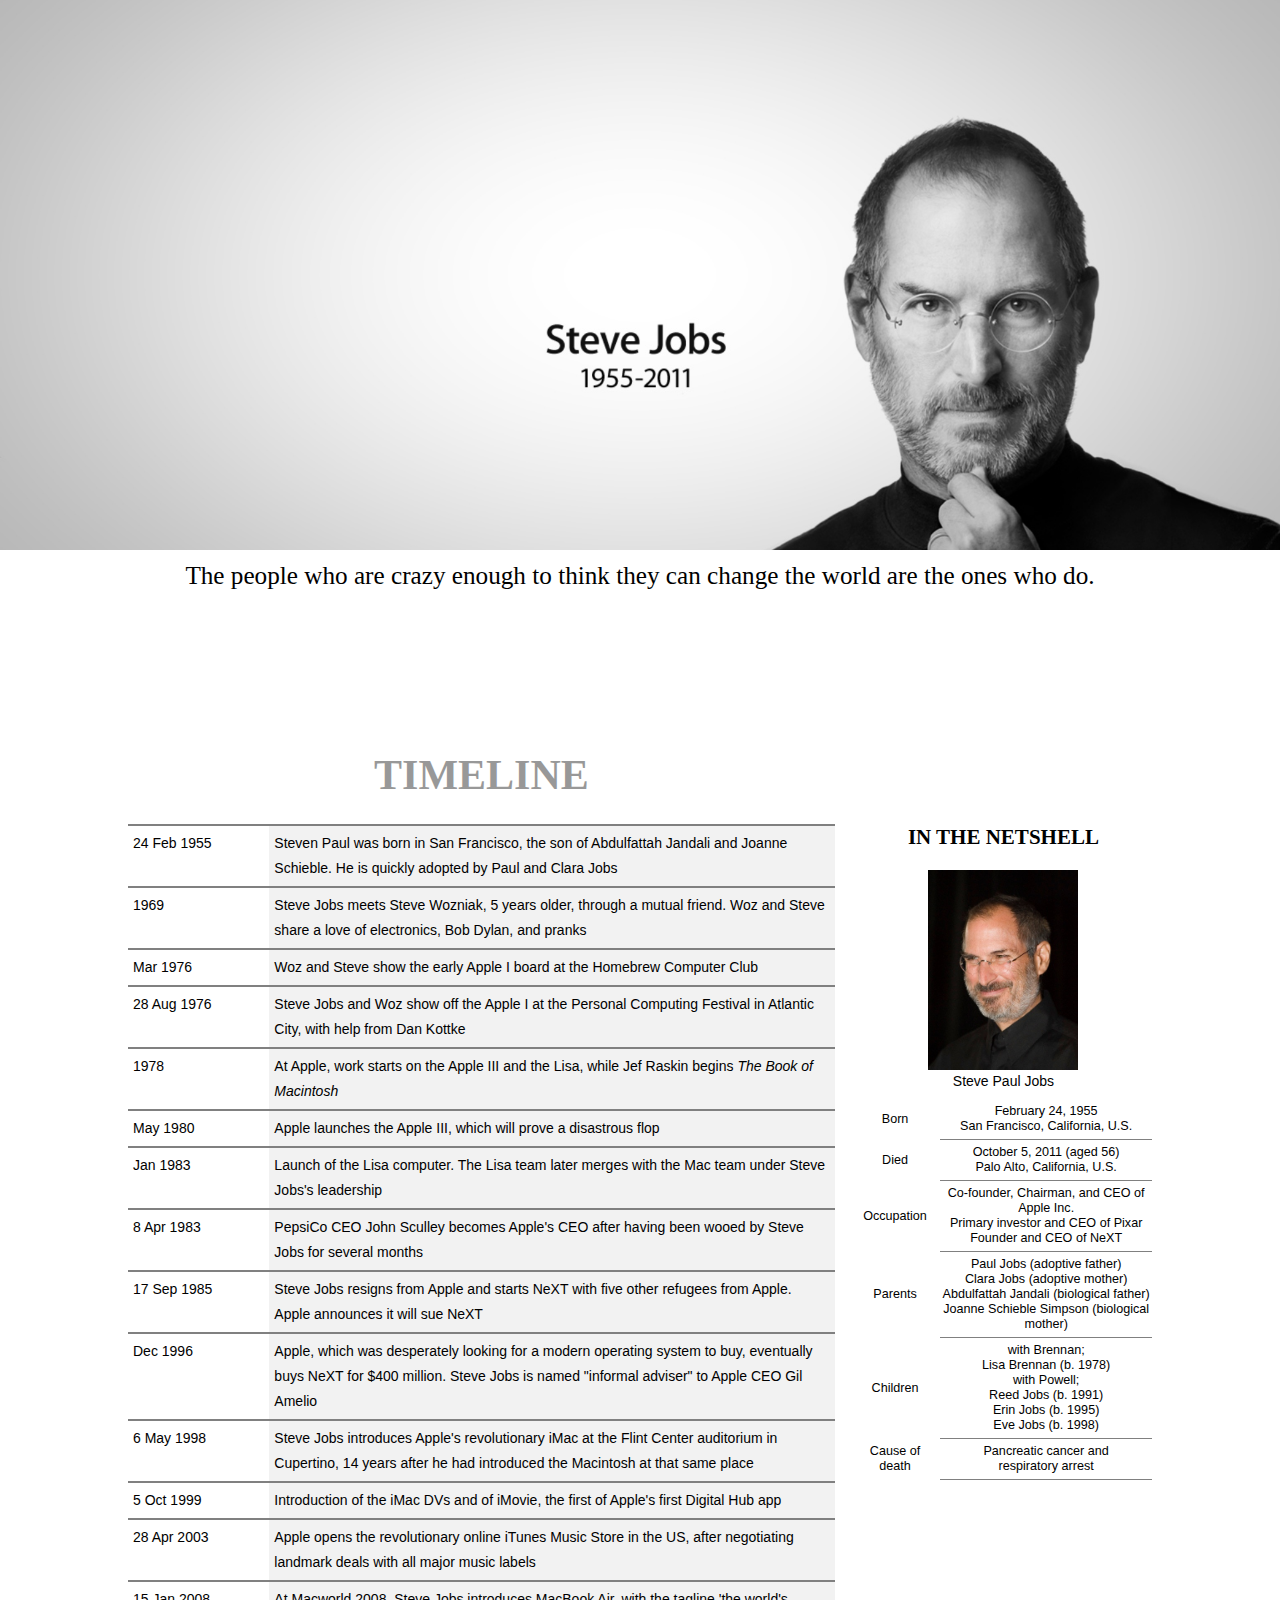
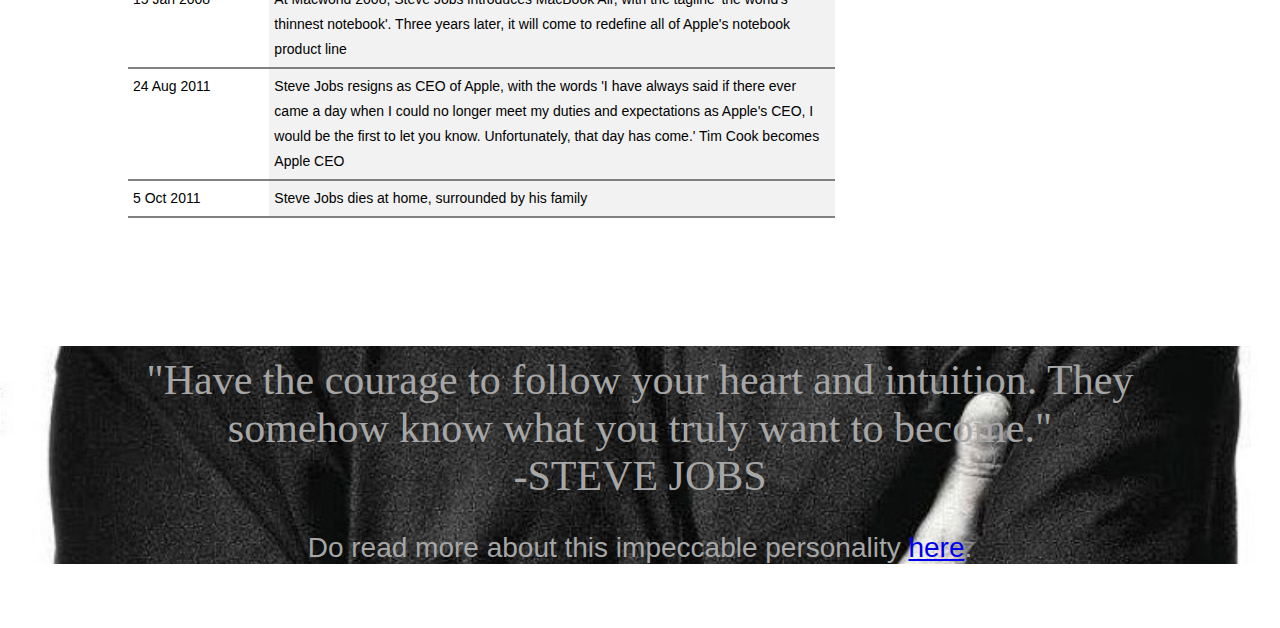
<file: 01-tribute-page/index.html>
<!DOCTYPE html>
<html lang="en">
<head>
  <meta charset="UTF-8">
  <meta name="viewport" content="width=device-width, initial-scale=1.0">
  <meta http-equiv="X-UA-Compatible" content="ie=edge">
  <title>Tribute Page For Steve Jobs</title>
  <link rel="stylesheet" href="css/styles.css">
</head>
  <body>
    <div id="header">
      <div id="header-pic">
      	
      </div>
       <div id="header-quote">
         <span>The people who are crazy enough to think they can change the world are the ones who do.</span>
       </div>			
    </div>
    <div id="space">
    	
    </div>

    <div id="container">
    	<div id="left">
    		<div id="left-header">
    			TIMELINE
    		</div>
    		<table id="timeline">
    			<tr>
    			</tr>
    			<tr>
    				<td id="date">24 Feb 1955</td>
    				<td id="event">Steven Paul was born in San Francisco, the son of Abdulfattah Jandali and Joanne Schieble. He is quickly adopted by Paul and Clara Jobs</td>
    			</tr>
    			<tr>
    				<td id="date">1969</td>
    				<td id="event">Steve Jobs meets Steve Wozniak, 5 years older, through a mutual friend. Woz and Steve share a love of electronics, Bob Dylan, and pranks</td>
    			</tr>
    			<tr>
    				<td id="date">Mar 1976</td>
    				<td id="event">Woz and Steve show the early Apple I board at the Homebrew Computer Club</td>
    			</tr>
    			<tr>
    				<td id="date">28 Aug 1976</td>
    				<td id="event">Steve Jobs and Woz show off the Apple I at the Personal Computing Festival in Atlantic City, with help from Dan Kottke</td>
    			</tr>
    			<tr>
    				<td id="date">1978</td>
    				<td id="event">At Apple, work starts on the Apple III and the Lisa, while Jef Raskin begins <i>The Book of Macintosh</i></td>
    			</tr>
    			<tr>
    				<td id="date">May 1980</td>
    				<td id="event">Apple launches the Apple III, which will prove a disastrous flop</td>
    			</tr>
    			<tr>
    				<td id="date">Jan 1983</td>
    				<td id="event">Launch of the Lisa computer. The Lisa team later merges with the Mac team under Steve Jobs's leadership</td>
    			</tr>
    			<tr>
    				<td id="date">8 Apr 1983</td>
    				<td id="event">PepsiCo CEO John Sculley becomes Apple's CEO after having been wooed by Steve Jobs for several months</td>
    			</tr>
    			<tr>
    				<td id="date">17 Sep 1985</td>
    				<td id="event">Steve Jobs resigns from Apple and starts NeXT with five other refugees from Apple. Apple announces it will sue NeXT</td>
    			</tr>
    			<tr>
    				<td id="date">Dec 1996</td>
    				<td id="event">Apple, which was desperately looking for a modern operating system to buy, eventually buys NeXT for $400 million. Steve Jobs is named "informal adviser" to Apple CEO Gil Amelio</td>
    			</tr>
    			<tr>
    				<td id="date">6 May 1998</td>
    				<td id="event">Steve Jobs introduces Apple's revolutionary iMac at the Flint Center auditorium in Cupertino, 14 years after he had introduced the Macintosh at that same place</td>
    			</tr>
    			<tr>
    				<td id="date">5 Oct 1999</td>
    				<td id="event">Introduction of the iMac DVs and of iMovie, the first of Apple's first Digital Hub app</td>
    			</tr>
    			<tr>
    				<td id="date">28 Apr 2003</td>
    				<td id="event">Apple opens the revolutionary online iTunes Music Store in the US, after negotiating landmark deals with all major music labels</td>
    			</tr>
    			<tr>
    				<td id="date">15 Jan 2008</td>
    				<td id="event">At Macworld 2008, Steve Jobs introduces MacBook Air, with the tagline 'the world's thinnest notebook'. Three years later, it will come to redefine all of Apple's notebook product line</td>
    			</tr>
    			<tr>
    				<td id="date">24 Aug 2011</td>
    				<td id="event">Steve Jobs resigns as CEO of Apple, with the words 'I have always said if there ever came a day when I could no longer meet my duties and expectations as Apple's CEO, I would be the first to let you know. Unfortunately, that day has come.' Tim Cook becomes Apple CEO</td>
    			</tr>
    			<tr>
    				<td id="date">5 Oct 2011</td>
    				<td id="event">Steve Jobs dies at home, surrounded by his family</td>
    			</tr>
    		</table>
    	</div>
    	<div id="right">
    		<div id="right-header">
    			<span id="block"><br></span>
    			IN THE NETSHELL
    		</div>
    		<div id="right-picture">
    			<img src="images/steve_jobs_head.jpg" alt="Steve Paul Jobs" style="width: 150px; height: 200px">
    		</div>
    		<div id="right-caption">Steve Paul Jobs</div>
    		<table id="brief">
    			<tr>
    				<th></th>
    				<th></th>
    			</tr>
    			<tr>
    				<td id="topic">Born</td>
    				<td id="detail">February 24, 1955 <br>San Francisco, California, U.S.</td>
    			</tr>
    			<tr>
    				<td id="topic">Died</td>
    				<td id="detail">October 5, 2011 (aged 56) <br>Palo Alto, California, U.S.</td>
    			</tr>
    			<tr>
    				<td id="topic">Occupation</td>
    				<td id="detail">Co-founder, Chairman, and CEO of Apple Inc. <br>Primary investor and CEO of Pixar <br>Founder and CEO of NeXT</td>
    			</tr>
    			<tr>
    				<td id="topic">Parents</td>
    				<td id="detail">Paul Jobs (adoptive father) <br>Clara Jobs (adoptive mother) <br>Abdulfattah Jandali (biological father) <br>Joanne Schieble Simpson (biological mother)</td>
    			</tr>
    			<tr>
    				<td id="topic">Children</td>
    				<td id="detail">with Brennan;<br>Lisa Brennan (b. 1978)<br>with Powell;<br>Reed Jobs (b. 1991)<br>Erin Jobs (b. 1995)<br>Eve Jobs (b. 1998)</td>
    			</tr>
    			<tr>
    				<td id="topic">Cause of death</td>
    				<td id="detail">Pancreatic cancer and <br>respiratory arrest</td>
    			</tr>
    		</table>
    	</div>
    	
    </div>

    <div id="bottom">
		<div id="quote2">
			"Have the courage to follow your heart and intuition. They somehow know what you truly want to become." 
			<br>
			-STEVE JOBS
		</div>
		<br><br>
		<div id="last-text">
			Do read more about this impeccable personality <a href="https://codepen.io/coderofdark/full/BzPArk">here</a>.
		</div>
	</div>





      
  </body>
</html>
</file>
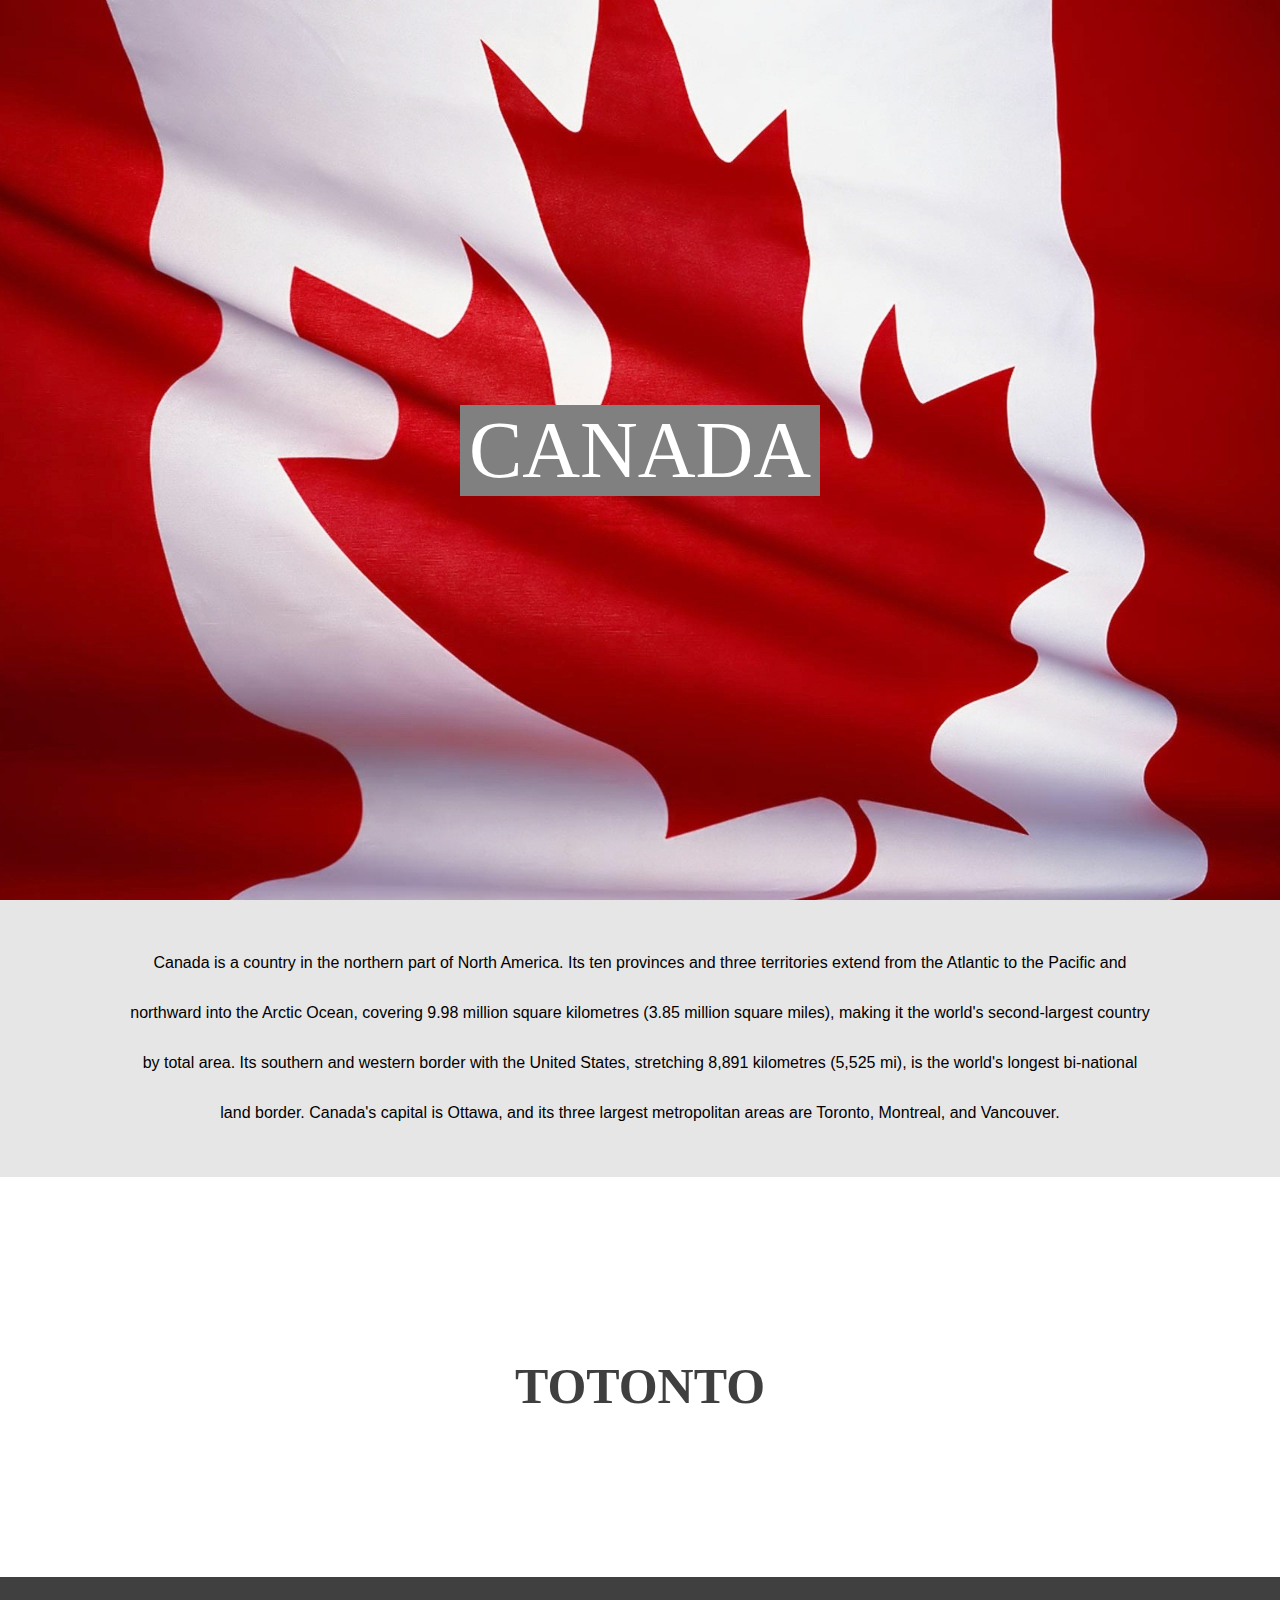
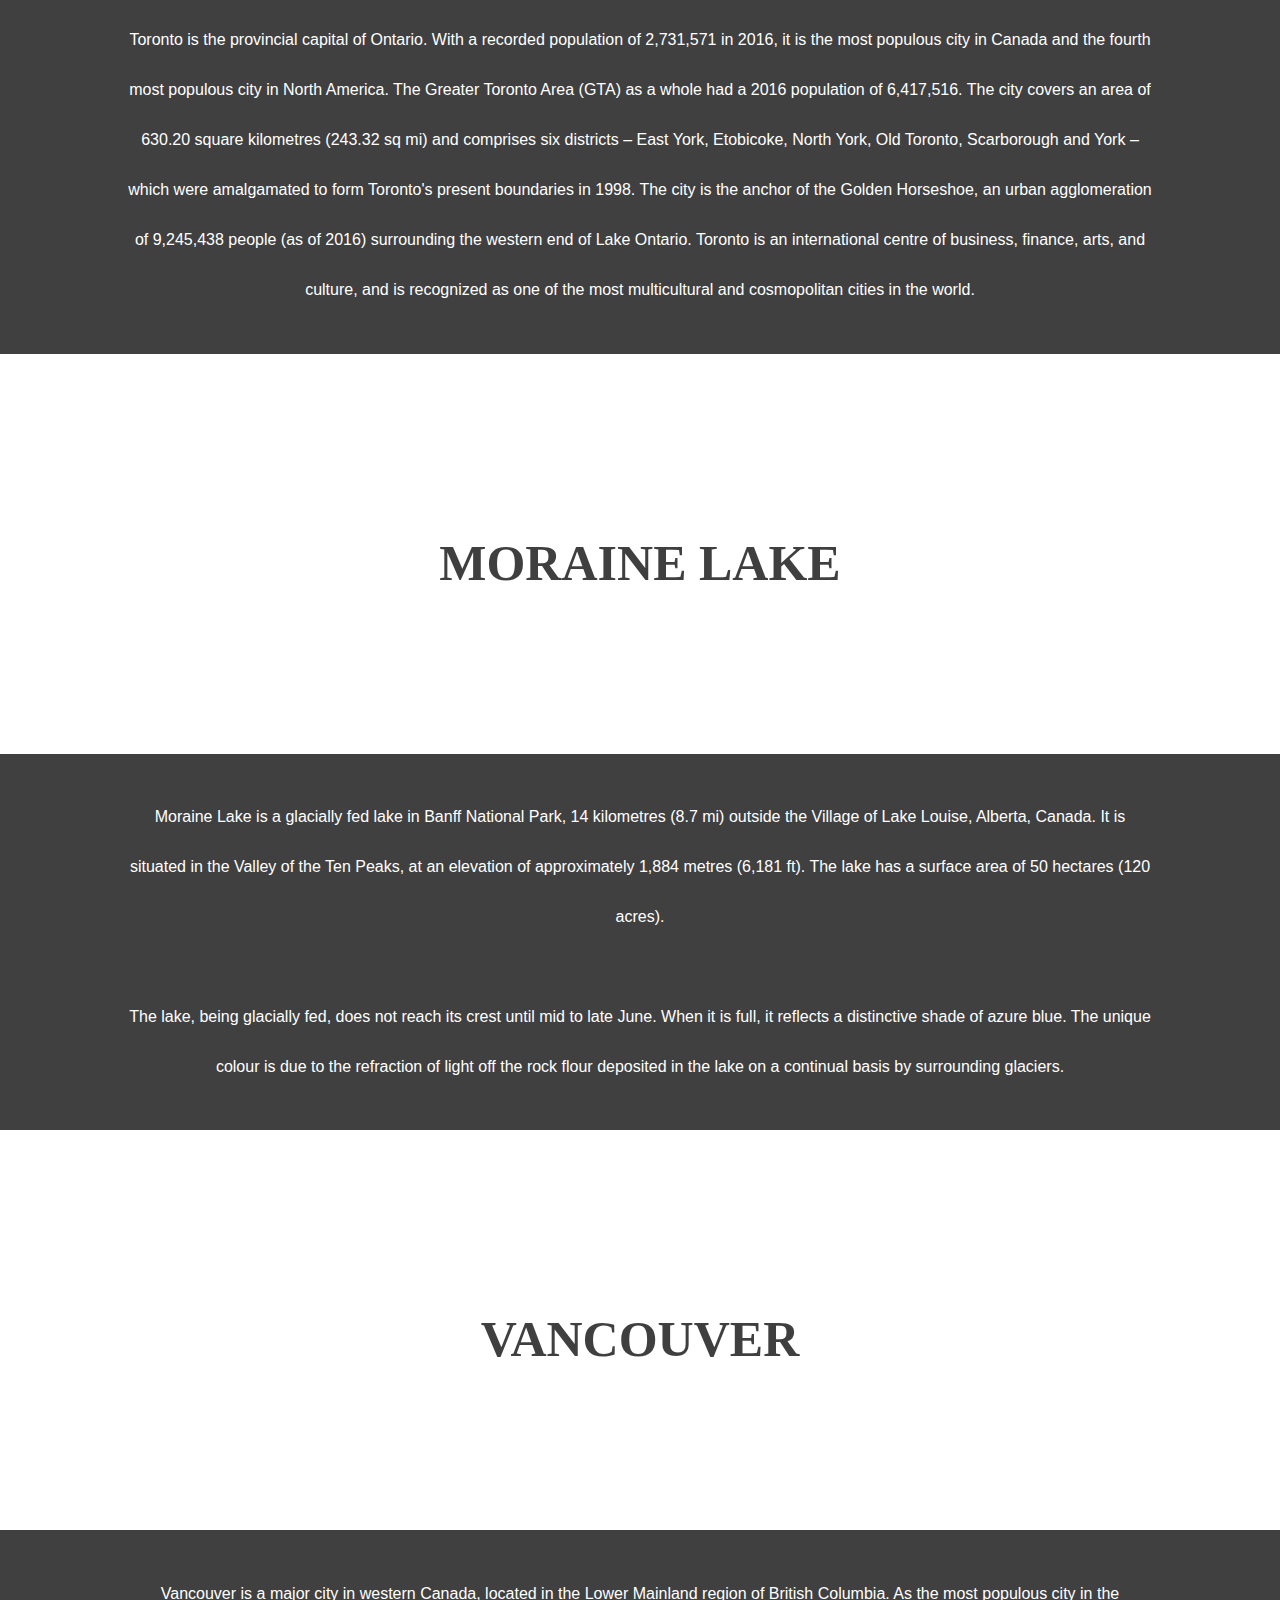
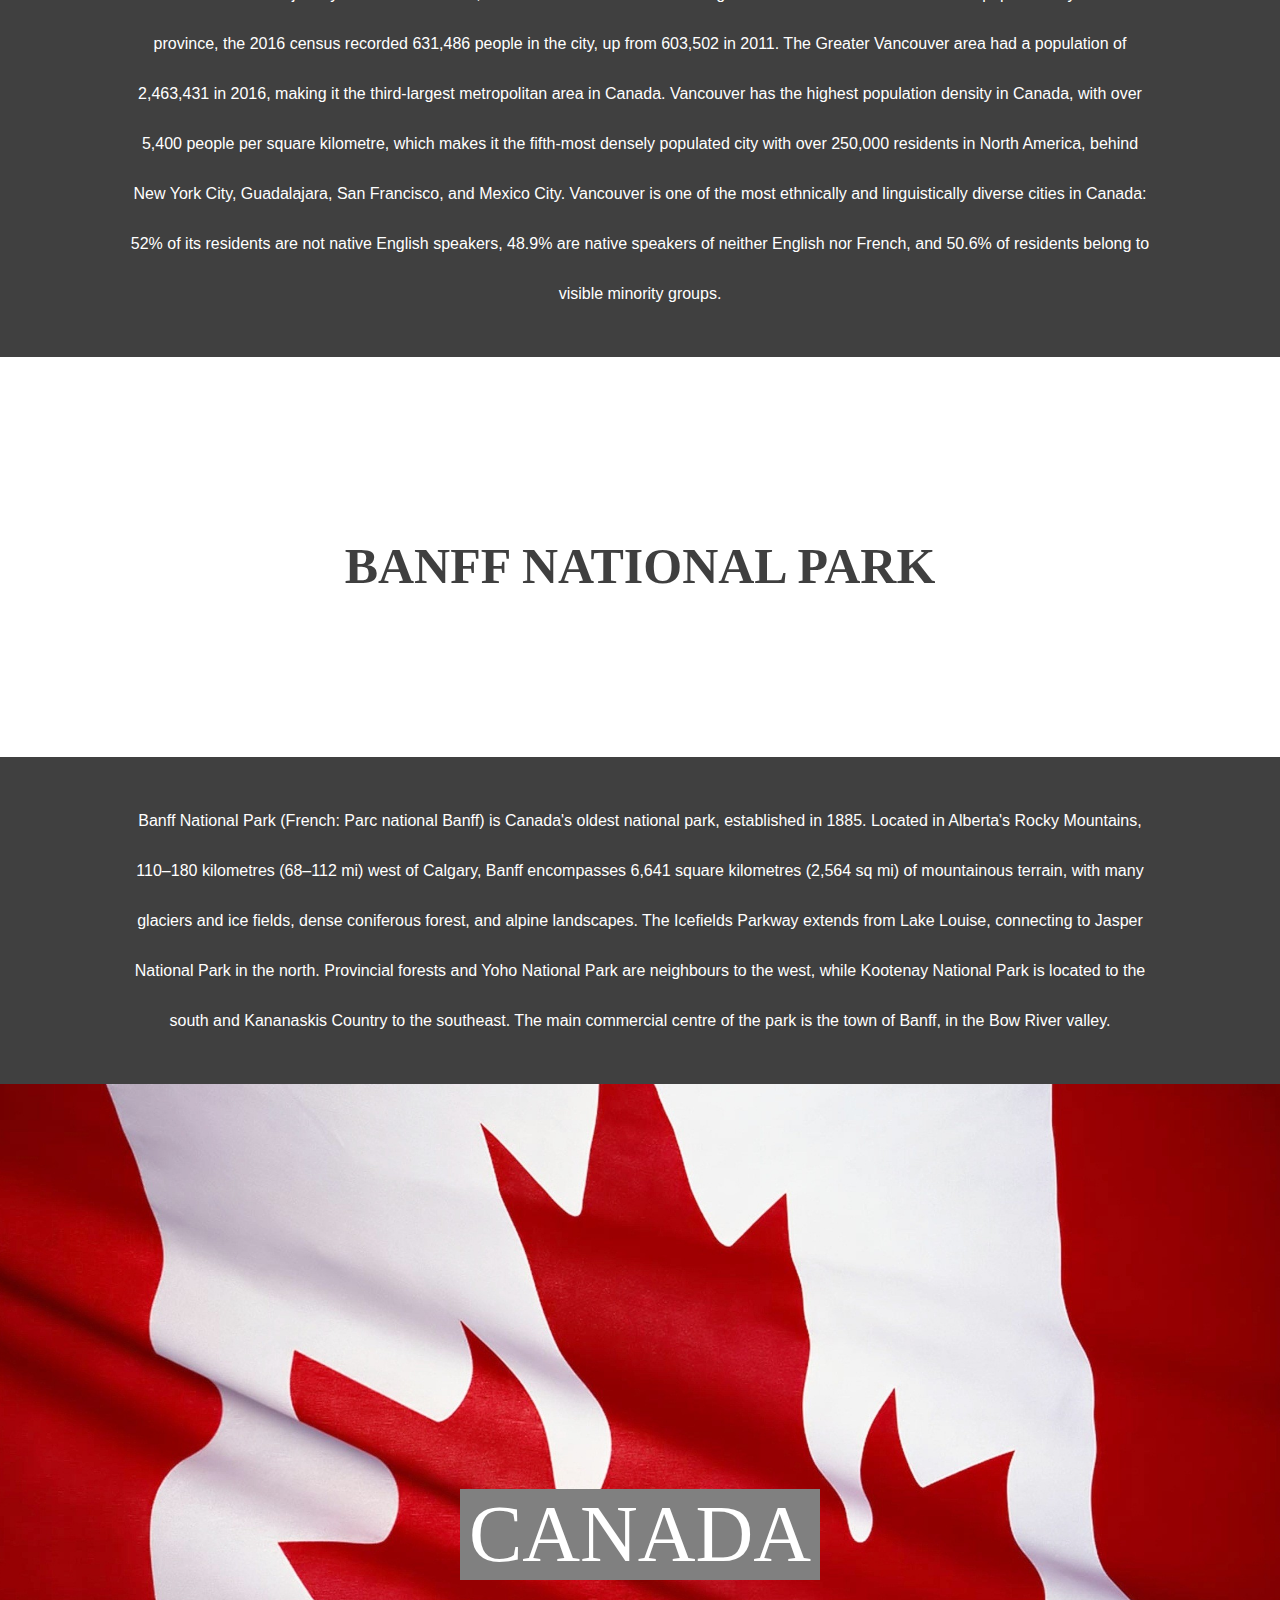
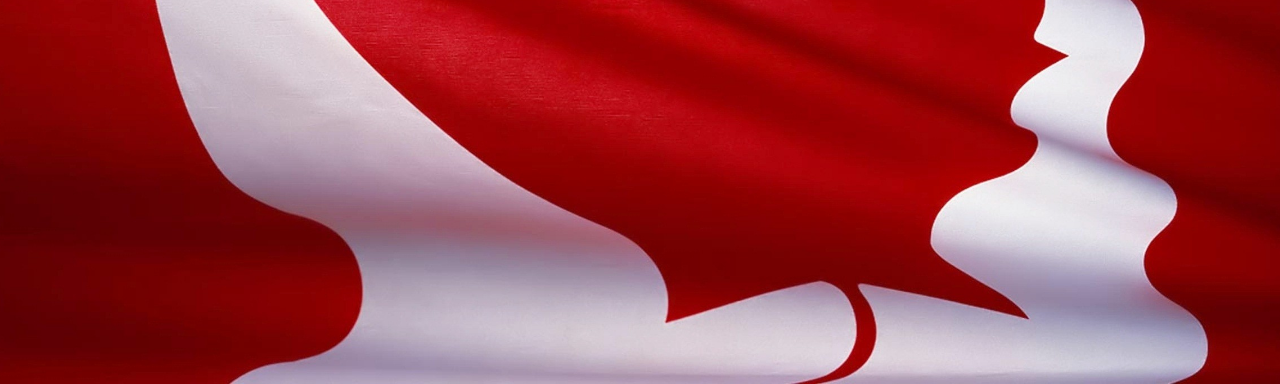
<file: 03-parallax-website/index.html>
<!DOCTYPE html>
<html lang="en">
<head>
	<meta charset="UTF-8">
	  <meta name="viewport" content="width=device-width, initial-scale=1.0">
	  <meta http-equiv="X-UA-Compatible" content="ie=edge">
	  <title>Parallax Website</title>
	  <link rel="stylesheet" href="css/styles.css">
</head>
<body>
	<div id="top-image">
		<div id="top-box">
			<div id="top-text">
				CANADA
			</div>
		</div>	
	</div>
	<div id="top-desc">
		Canada is a country in the northern part of North America. Its ten provinces and three territories extend from the Atlantic to the Pacific and northward into the Arctic Ocean, covering 9.98 million square kilometres (3.85 million square miles), making it the world's second-largest country by total area. Its southern and western border with the United States, stretching 8,891 kilometres (5,525 mi), is the world's longest bi-national land border. Canada's capital is Ottawa, and its three largest metropolitan areas are Toronto, Montreal, and Vancouver.
	</div>
	<div id="sub-image1">
		<div id="sub-text1">
			TOTONTO		
		</div>
	</div>
	<div id="sub-desc1">
		Toronto is the provincial capital of Ontario. With a recorded population of 2,731,571 in 2016, it is the most populous city in Canada and the fourth most populous city in North America. The Greater Toronto Area (GTA) as a whole had a 2016 population of 6,417,516. The city covers an area of 630.20 square kilometres (243.32 sq mi) and comprises six districts – East York, Etobicoke, North York, Old Toronto, Scarborough and York – which were amalgamated to form Toronto's present boundaries in 1998. The city is the anchor of the Golden Horseshoe, an urban agglomeration of 9,245,438 people (as of 2016) surrounding the western end of Lake Ontario. Toronto is an international centre of business, finance, arts, and culture, and is recognized as one of the most multicultural and cosmopolitan cities in the world.
	</div>
	<div id="sub-image2">
		<div id="sub-text2">
			MORAINE LAKE
		</div>
		
	</div>
	<div id="sub-desc2">
		Moraine Lake is a glacially fed lake in Banff National Park, 14 kilometres (8.7 mi) outside the Village of Lake Louise, Alberta, Canada. It is situated in the Valley of the Ten Peaks, at an elevation of approximately 1,884 metres (6,181 ft). The lake has a surface area of 50 hectares (120 acres).<br><br>

		The lake, being glacially fed, does not reach its crest until mid to late June. When it is full, it reflects a distinctive shade of azure blue. The unique colour is due to the refraction of light off the rock flour deposited in the lake on a continual basis by surrounding glaciers.
	</div>
	<div id="sub-image3">
		<div id="sub-text3">
			VANCOUVER
		</div>
	</div>
	<div id="sub-desc3">
		Vancouver is a major city in western Canada, located in the Lower Mainland region of British Columbia. As the most populous city in the province, the 2016 census recorded 631,486 people in the city, up from 603,502 in 2011. The Greater Vancouver area had a population of 2,463,431 in 2016, making it the third-largest metropolitan area in Canada. Vancouver has the highest population density in Canada, with over 5,400 people per square kilometre, which makes it the fifth-most densely populated city with over 250,000 residents in North America, behind New York City, Guadalajara, San Francisco, and Mexico City. Vancouver is one of the most ethnically and linguistically diverse cities in Canada: 52% of its residents are not native English speakers, 48.9% are native speakers of neither English nor French, and 50.6% of residents belong to visible minority groups.
	</div>
	<div id="sub-image4">
		<div id="sub-text4">
			BANFF NATIONAL PARK
		</div>
	</div>
	<div id="sub-desc4">
		Banff National Park (French: Parc national Banff) is Canada's oldest national park, established in 1885. Located in Alberta's Rocky Mountains, 110–180 kilometres (68–112 mi) west of Calgary, Banff encompasses 6,641 square kilometres (2,564 sq mi) of mountainous terrain, with many glaciers and ice fields, dense coniferous forest, and alpine landscapes. The Icefields Parkway extends from Lake Louise, connecting to Jasper National Park in the north. Provincial forests and Yoho National Park are neighbours to the west, while Kootenay National Park is located to the south and Kananaskis Country to the southeast. The main commercial centre of the park is the town of Banff, in the Bow River valley.
	</div>
	<div id="bot-image">
		<div id="bot-box">
			<div id="bot-text">
				CANADA
			</div>
		</div>	
	</div>
</body>
</html>
</file>
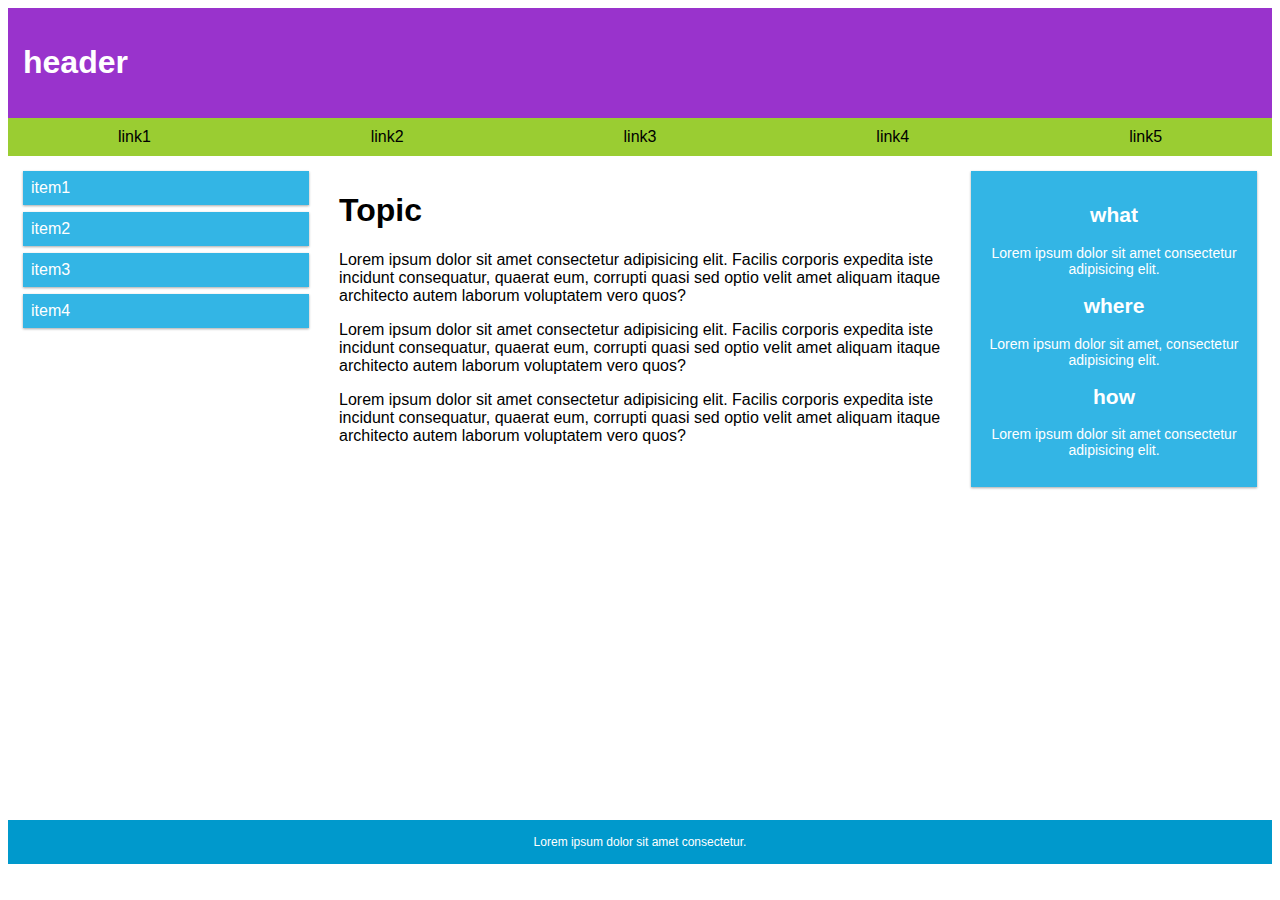
<file: 06-RWD-practice/index.html>
<!DOCTYPE html>
<html lang="en">
<head>
    <meta charset="UTF-8">
    <meta name="viewport" content="width=device-width, initial-scale=1.0">
    <title>RWD practice</title>
    <link rel="stylesheet" href="style.css">
    <link rel="stylesheet" href="https://cdnjs.cloudflare.com/ajax/libs/font-awesome/4.7.0/css/font-awesome.min.css">
</head>
<body>
    <div class="header">
        <h1>header</h1>
    </div>

    <div class="toggle-menu">
        <label for="toggle-menu"><i class="fa fa-bars fa"></i></label>
    </div>
    <input type="checkbox" id="toggle-menu" style="display: none">
    
    <div class="navbar">
        <ul>
            <a>link1</a>
            <a>link2</a>
            <a>link3</a>
            <a>link4</a>
            <a>link5</a>
        </ul>
    </div>
    
    <div class="row">
        <div class="col-3 col-s-3 menu">
            <ul>
                <li>item1</li>
                <li>item2</li>
                <li>item3</li>
                <li>item4</li>
            </ul>
        </div>

        <div class="col-6 col-s-9">
            <h1>Topic</h1>
            <p>Lorem ipsum dolor sit amet consectetur adipisicing elit.
                 Facilis corporis expedita iste incidunt consequatur, 
                 quaerat eum, corrupti quasi sed optio velit amet aliquam
                  itaque architecto autem laborum voluptatem vero quos?</p>
            <p>Lorem ipsum dolor sit amet consectetur adipisicing elit.
            Facilis corporis expedita iste incidunt consequatur, 
            quaerat eum, corrupti quasi sed optio velit amet aliquam
                itaque architecto autem laborum voluptatem vero quos?</p>
            <p>Lorem ipsum dolor sit amet consectetur adipisicing elit.
                Facilis corporis expedita iste incidunt consequatur, 
                quaerat eum, corrupti quasi sed optio velit amet aliquam
                    itaque architecto autem laborum voluptatem vero quos?</p>
        </div>

        <div class="col-3 col-s-12">
            <div class="aside">
                <h2>what</h2>
                <p>Lorem ipsum dolor sit amet consectetur adipisicing elit.</p>
                <h2>where</h2>
                <p>Lorem ipsum dolor sit amet, consectetur adipisicing elit.</p>
                <h2>how</h2>
                <p>Lorem ipsum dolor sit amet consectetur adipisicing elit.</p>
            </div>
        </div>
        
    </div>
    <div class="footer">
        Lorem ipsum dolor sit amet consectetur.
    </div>
</body>
</html>
</file>
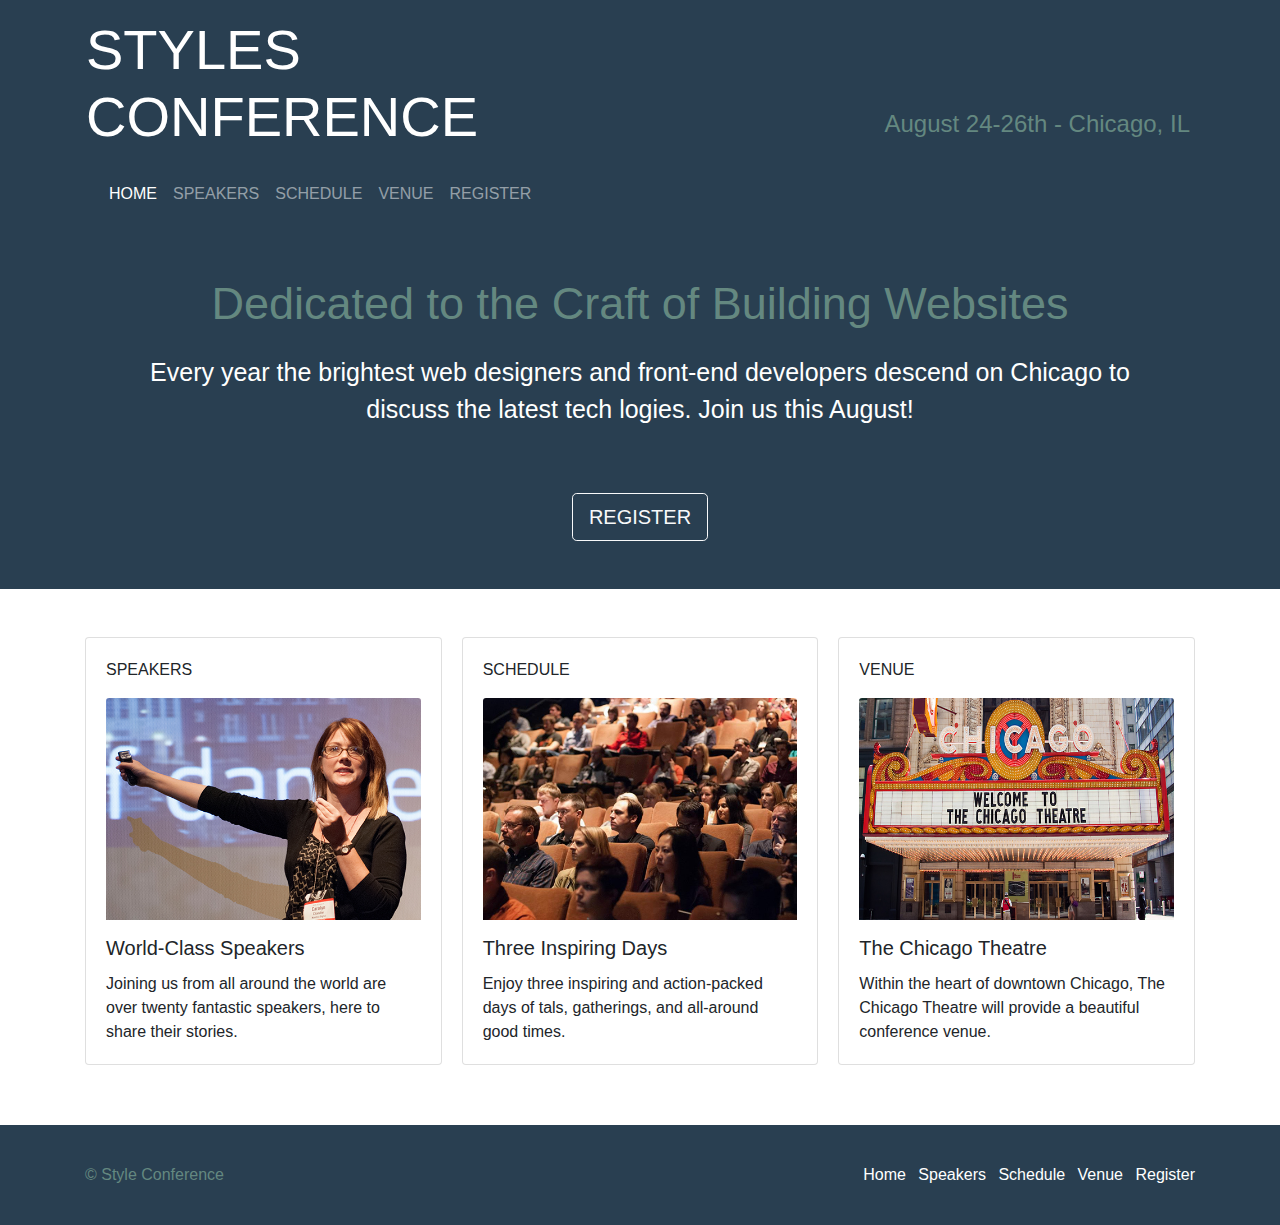
<file: 05-conference-page-rework/01-conference-page/index.html>
<!DOCTYPE html>
<html lang="en">
<head>
    <meta charset="UTF-8">
    <meta name="viewport" content="width=device-width, initial-scale=1.0">
    <title>Styles Conference</title>
    <link rel="stylesheet" href="https://maxcdn.bootstrapcdn.com/bootstrap/4.5.0/css/bootstrap.min.css">
    <script src="https://ajax.googleapis.com/ajax/libs/jquery/3.5.1/jquery.min.js"></script>
    <script src="https://cdnjs.cloudflare.com/ajax/libs/popper.js/1.16.0/umd/popper.min.js"></script>
    <script src="https://maxcdn.bootstrapcdn.com/bootstrap/4.5.0/js/bootstrap.min.js"></script>
</head>
<body>
    <div class="container-fluid" style="background-color: #293F51;">
        <div class="container p-3">
            <div class="row">
                <div class= "col-md-4 display-4" style="color: white;">STYLES CONFERENCE</div>
                <div class="col-lg-8 col-md-12 d-flex flex-column justify-content-end align-items-end">
                    <div class="h4 p-1 d-none d-sm-block" style="color: #648880;">August 24-26th - Chicago, IL</div>
                </div>   
            </div>
        </div>
    </div>
    
    <div class="container-fluid sticky-top" style="background-color: #293F51;">
        <div class="container">
            <nav class="navbar navbar-expand-sm navbar-dark">
                <h4 class="d-sm-none d-block" style="color: #648880;">August 24-26th - Chicago, IL</h4>
                 <button class="navbar-toggler " type="button" data-toggle="collapse" data-target="#collapsibleNavbar">
                     <span class="navbar-toggler-icon"></span>
                 </button>
                 <div class="collapse navbar-collapse" id="collapsibleNavbar">
                     <ul class="navbar-nav">
                         <li class="nav-item active">
                             <a href="index.html" class="nav-link">HOME</a>
                         </li>
                         <li class="navbar-nav">
                             <a href="speakers.html" class="nav-link">SPEAKERS</a>
                         </li>
                         <li class="navbar-nav">
                             <a href="schedule.html" class="nav-link">SCHEDULE</a>
                        </li>
                        <li class="navbar-nav">
                             <a href="venue.html" class="nav-link">VENUE</a>
                        </li>
                        <li class="navbar-nav">
                             <a href="register.html" class="nav-link">REGISTER</a>
                        </li>
                     </ul>
                 </div>
            </nav>
        </div>
    </div>

    <div class="container-fluid" style="background-color: #293F51; min-height: 250px;">
        <div class="container p-5 d-flex flex-column align-items-center text-center">
            <p style="color: #648880; font-size: 45px">Dedicated to the Craft of Building Websites</p>
            <p style="color: white; font-size: 25px;">Every year the brightest web designers and front-end developers descend on Chicago to discuss the latest tech logies. Join us this August!</p>
            <a name="" id="" class="btn btn-outline-light btn-lg mt-5" href="register.html" role="button">REGISTER</a>
        </div>
    </div>

    <div class="container mt-5 mb-5">
        <div class="card-columns">
            <div class="card">
                <div class="card-body">
                    <div class="card-text pb-3">SPEAKERS</div>
                    <img class="card-img-top" src="images/speakers.jpg" alt="speakers">
                    <h5 class="card-title pt-3">World-Class Speakers</h5>
                    <p class="card-text">Joining us from all around the world are over twenty fantastic speakers, here to share their stories.</p>
                </div>
            </div>
            <div class="card">
                <div class="card-body">
                    <div class="card-text pb-3">SCHEDULE</div>
                    <img class="card-img-top" src="images/schedule.jpg" alt="schedule">
                    <h5 class="card-title pt-3">Three Inspiring Days</h5>
                    <p class="card-text">Enjoy three inspiring and action-packed days of tals, gatherings, and all-around good times.</p>
                </div>
            </div>
            <div class="card">
                <div class="card-body">
                    <div class="card-text pb-3">VENUE</div>
                    <img class="card-img-top" src="images/venue.jpg" alt="venue">
                    <h5 class="card-title pt-3">The Chicago Theatre</h5>
                    <p class="card-text">Within the heart of downtown Chicago, The Chicago Theatre will provide a beautiful conference venue.</p>
                </div>
            </div>
        </div>
    </div>

    <footer class="container-fluid  d-flex align-items-center" style="background-color: #293F51; height: 100px;">
        <div class="container d-flex justify-content-between pt-3">
            <p style="color: #648880;">&#169 Style Conference</p>
            <ul class="list-inline d-none d-sm-block">
                <a class="list-inline-item"  style="color: white;" href="index.html">Home</a>
                <a class="list-inline-item"  style="color: white;" href="speakers.html">Speakers</a>
                <a class="list-inline-item"  style="color: white;" href="schedule.html">Schedule</a>
                <a class="list-inline-item"  style="color: white;" href="venue.html">Venue</a>
                <a class="list-inline-item"  style="color: white;" href="register.html">Register</a>
                
            </ul>
        </div>
        
    </footer>
    
    
</body>
</html>
</file>
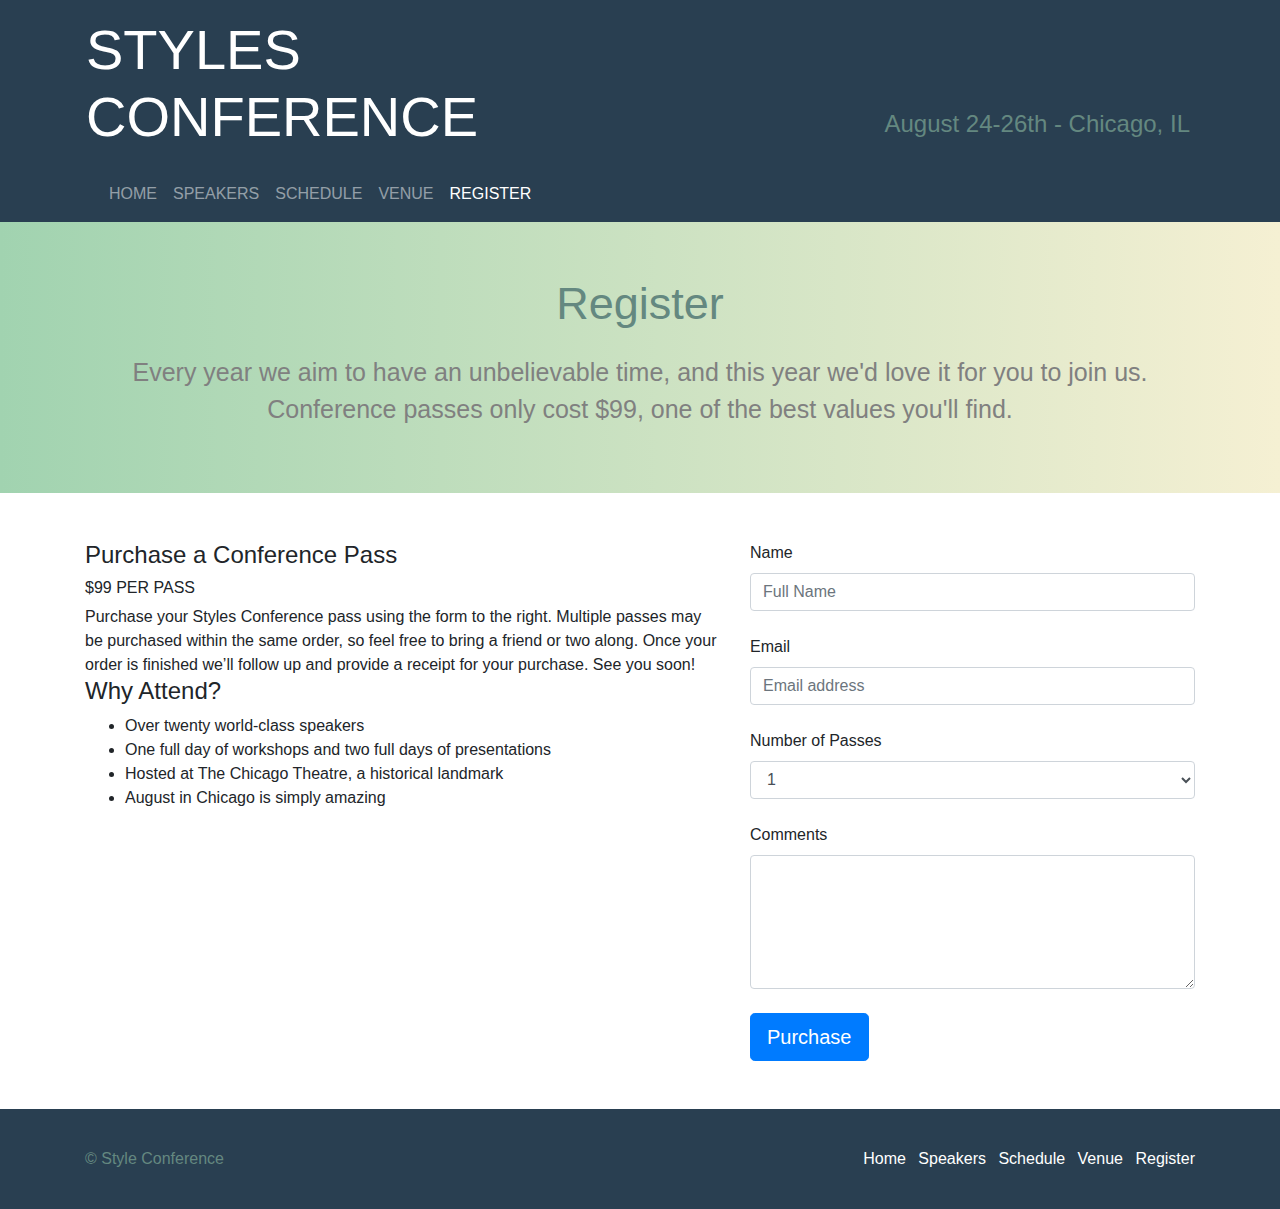
<file: 05-conference-page-rework/01-conference-page/register.html>
<!DOCTYPE html>
<html lang="en">
<head>
    <meta charset="UTF-8">
    <meta name="viewport" content="width=device-width, initial-scale=1.0">
    <title>Styles Conference</title>
    <link rel="stylesheet" href="https://maxcdn.bootstrapcdn.com/bootstrap/4.5.0/css/bootstrap.min.css">
    <script src="https://ajax.googleapis.com/ajax/libs/jquery/3.5.1/jquery.min.js"></script>
    <script src="https://cdnjs.cloudflare.com/ajax/libs/popper.js/1.16.0/umd/popper.min.js"></script>
    <script src="https://maxcdn.bootstrapcdn.com/bootstrap/4.5.0/js/bootstrap.min.js"></script>
</head>
<body>
    <div class="container-fluid" style="background-color: #293F51;">
        <div class="container p-3">
            <div class="row">
                <div class= "col-md-4 display-4" style="color: white;">STYLES CONFERENCE</div>
                <div class="col-lg-8 col-md-12 d-flex flex-column justify-content-end align-items-end">
                    <div class="h4 p-1 d-none d-sm-block" style="color: #648880;">August 24-26th - Chicago, IL</div>
                </div>   
            </div>
        </div>
    </div>
    
    <div class="container-fluid sticky-top" style="background-color: #293F51;">
        <div class="container">
            <nav class="navbar navbar-expand-sm navbar-dark">
                <h4 class="d-sm-none d-block" style="color: #648880;">August 24-26th - Chicago, IL</h4>
                 <button class="navbar-toggler " type="button" data-toggle="collapse" data-target="#collapsibleNavbar">
                     <span class="navbar-toggler-icon"></span>
                 </button>
                 <div class="collapse navbar-collapse" id="collapsibleNavbar">
                     <ul class="navbar-nav">
                         <li class="nav-item ">
                             <a href="index.html" class="nav-link">HOME</a>
                         </li>
                         <li class="navbar-nav">
                             <a href="speakers.html" class="nav-link">SPEAKERS</a>
                         </li>
                         <li class="navbar-nav">
                             <a href="schedule.html" class="nav-link">SCHEDULE</a>
                        </li>
                        <li class="navbar-nav">
                             <a href="venue.html" class="nav-link">VENUE</a>
                        </li>
                        <li class="navbar-nav active">
                             <a href="register.html" class="nav-link">REGISTER</a>
                        </li>
                     </ul>
                 </div>
            </nav>
        </div>
    </div>

    <div class="container-fluid" style="background-image: linear-gradient(to right, #A1D3B0, #F5F0D3); min-height: 200px;">
        <div class="container p-5 d-flex flex-column align-items-center text-center">
            <p style="color: #648880; font-size: 45px">Register</p>
            <p style="color: grey; font-size: 25px;">Every year we aim to have an unbelievable time, and this year we'd love it for you to join us.
                Conference passes only cost $99, one of the best values you'll find.</p>
        </div>
    </div>

    <div class="container mt-5 mb-5">
        <div class="row">
            <div class="col-12 col-sm-7">
                <h4>Purchase a Conference Pass</h4>
                <h6>$99 PER PASS</h6>
                <div>Purchase your Styles Conference pass using the form to the right. Multiple passes may be purchased within the same order, so feel free to bring a friend or two along. Once your order is finished we’ll follow up and provide a receipt for your purchase. See you soon!</div>
                <h4>Why Attend?</h4>
                <ul>
                    <li>Over twenty world-class speakers</li>
                    <li>One full day of workshops and two full days of presentations</li>
                    <li>Hosted at The Chicago Theatre, a historical landmark</li>
                    <li>August in Chicago is simply amazing</li>
                    
                </ul>
            </div>
            <div class="col-12 col-sm-5">
                <form action="/action_page.php">
                    <label for="Name">Name</label>
                    <input type="text" class="form-control" placeholder="Full Name" id="Name" required>
                    <br>
                    <label for="Email">Email</label>
                    <input type="email" class="form-control" placeholder="Email address" id="Email" required>
                    <br>
                    <label for="Number">Number of Passes</label>
                    <select class="form-control" id="Number" required>
                        <option value="1">1</option>
                        <option value="2">2</option>
                        <option value="3">3</option>
                        <option value="4">4</option>
                        <option value="5">5</option>
                    </select>
                    <br>
                    <label for="Comments">Comments</label>
                    <textarea  class= "form-control" name="" id="Comments" cols="30" rows="5"></textarea>
                    <br>
                    <button class="btn btn-lg btn-primary" type="submit">Purchase</button>
                    

                </form>
            </div>
            
        </div>
    </div>

    <footer class="container-fluid  d-flex align-items-center" style="background-color: #293F51; height: 100px;">
        <div class="container d-flex justify-content-between pt-3">
            <p style="color: #648880;">&#169 Style Conference</p>
            <ul class="list-inline d-none d-sm-block">
                <a class="list-inline-item"  style="color: white;" href="index.html">Home</a>
                <a class="list-inline-item"  style="color: white;" href="speakers.html">Speakers</a>
                <a class="list-inline-item"  style="color: white;" href="schedule.html">Schedule</a>
                <a class="list-inline-item"  style="color: white;" href="venue.html">Venue</a>
                <a class="list-inline-item"  style="color: white;" href="register.html">Register</a>
                
            </ul>
        </div>
        
    </footer>
    
    
</body>
</html>
</file>
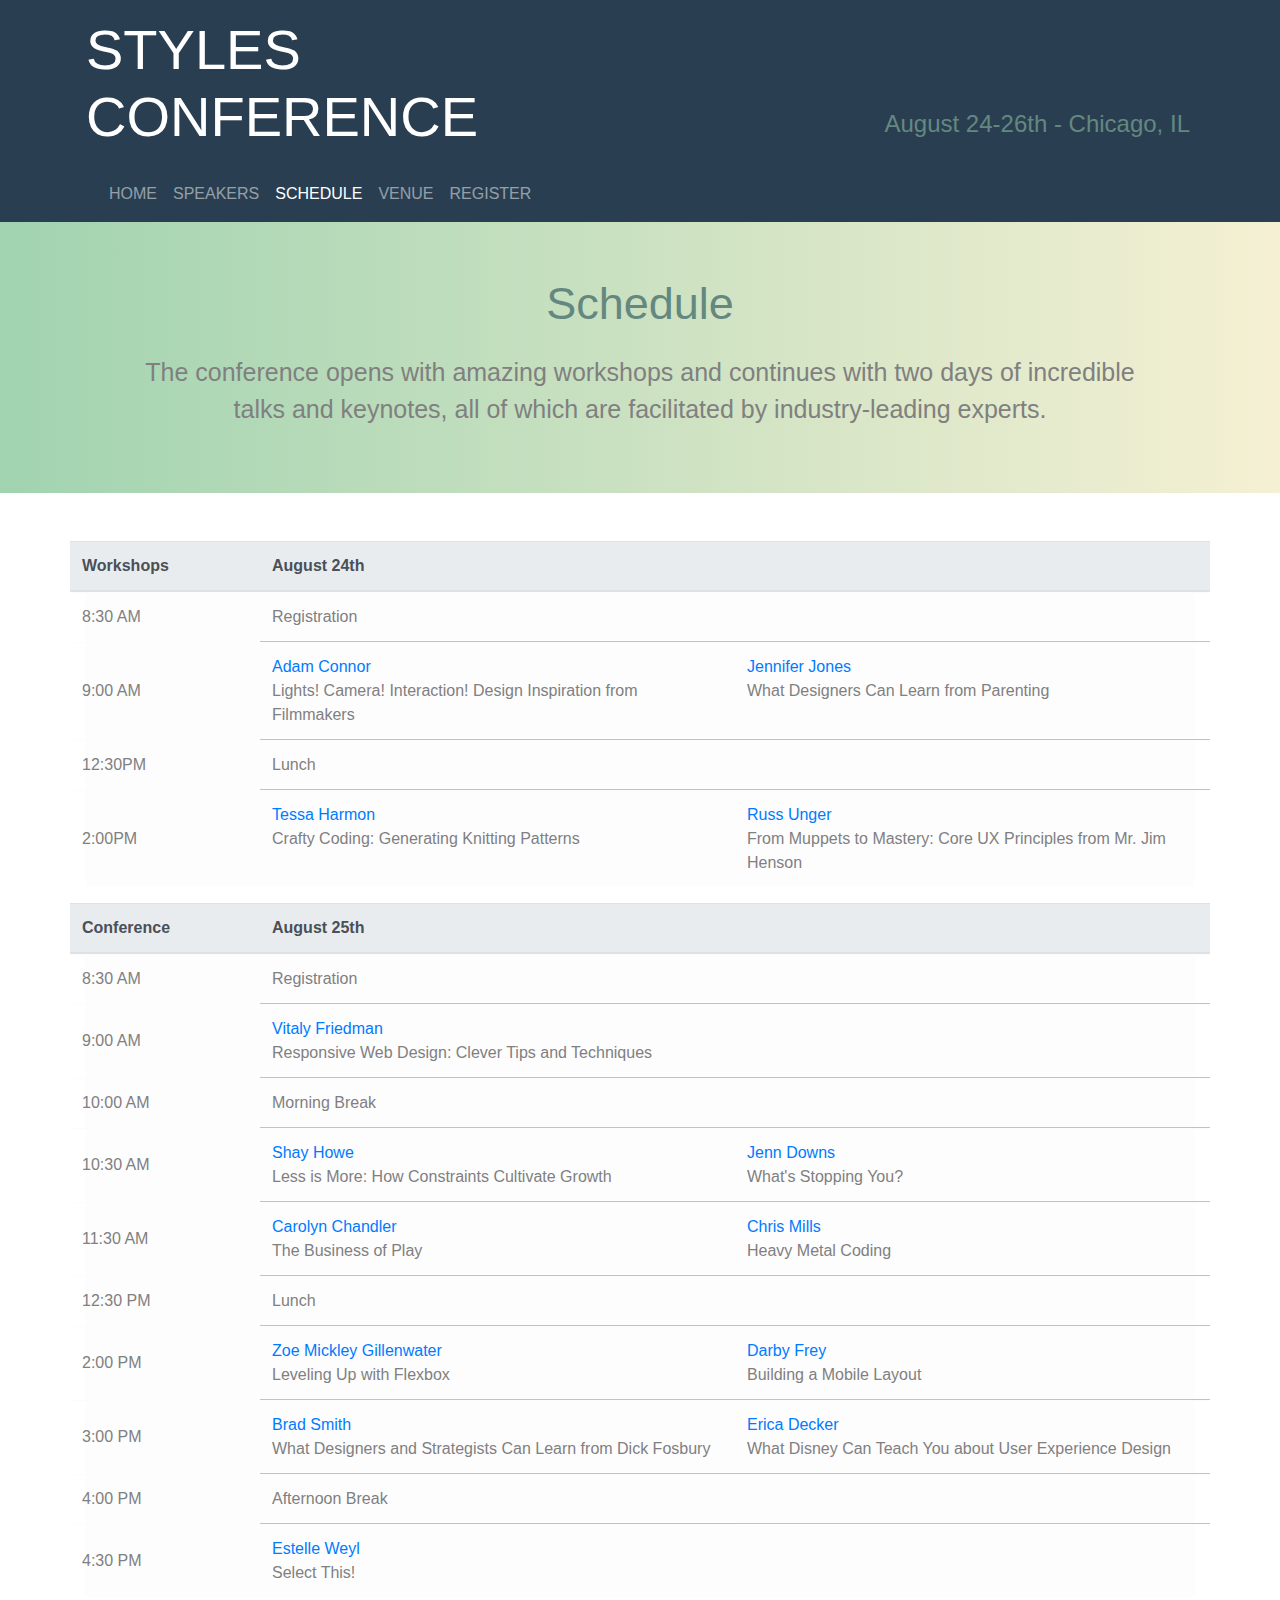
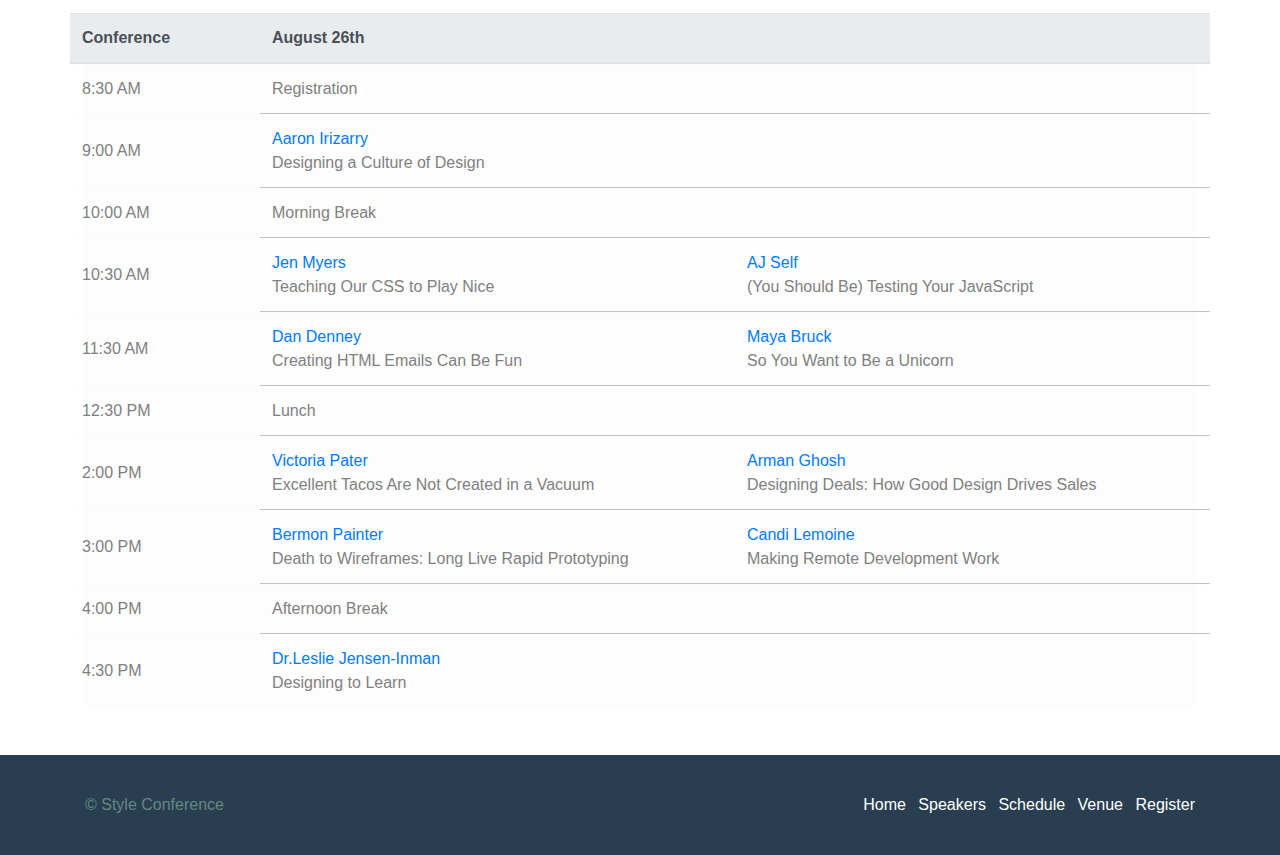
<file: 05-conference-page-rework/01-conference-page/schedule.html>
<!DOCTYPE html>
<html lang="en">
<head>
    <meta charset="UTF-8">
    <meta name="viewport" content="width=device-width, initial-scale=1.0">
    <title>Styles Conference</title>
    <link rel="stylesheet" href="https://maxcdn.bootstrapcdn.com/bootstrap/4.5.0/css/bootstrap.min.css">
    <script src="https://ajax.googleapis.com/ajax/libs/jquery/3.5.1/jquery.min.js"></script>
    <script src="https://cdnjs.cloudflare.com/ajax/libs/popper.js/1.16.0/umd/popper.min.js"></script>
    <script src="https://maxcdn.bootstrapcdn.com/bootstrap/4.5.0/js/bootstrap.min.js"></script>
</head>
<body>
    <div class="container-fluid" style="background-color: #293F51;">
        <div class="container p-3">
            <div class="row">
                <div class= "col-md-4 display-4" style="color: white;">STYLES CONFERENCE</div>
                <div class="col-lg-8 col-md-12 d-flex flex-column justify-content-end align-items-end">
                    <div class="h4 p-1 d-none d-sm-block" style="color: #648880;">August 24-26th - Chicago, IL</div>
                </div>   
            </div>
        </div>
    </div>
    
    <div class="container-fluid sticky-top" style="background-color: #293F51;">
        <div class="container">
            <nav class="navbar navbar-expand-sm navbar-dark">
                <h4 class="d-sm-none d-block" style="color: #648880;">August 24-26th - Chicago, IL</h4>
                 <button class="navbar-toggler " type="button" data-toggle="collapse" data-target="#collapsibleNavbar">
                     <span class="navbar-toggler-icon"></span>
                 </button>
                 <div class="collapse navbar-collapse" id="collapsibleNavbar">
                     <ul class="navbar-nav">
                         <li class="nav-item ">
                             <a href="index.html" class="nav-link">HOME</a>
                         </li>
                         <li class="navbar-nav">
                             <a href="speakers.html" class="nav-link">SPEAKERS</a>
                         </li>
                         <li class="navbar-nav active">
                             <a href="schedule.html" class="nav-link">SCHEDULE</a>
                        </li>
                        <li class="navbar-nav">
                             <a href="venue.html" class="nav-link">VENUE</a>
                        </li>
                        <li class="navbar-nav">
                             <a href="register.html" class="nav-link">REGISTER</a>
                        </li>
                     </ul>
                 </div>
            </nav>
        </div>
    </div>

    <div class="container-fluid" style="background-image: linear-gradient(to right, #A1D3B0, #F5F0D3); min-height: 200px;">
        <div class="container p-5 d-flex flex-column align-items-center text-center">
            <p style="color: #648880; font-size: 45px">Schedule</p>
            <p style="color: grey; font-size: 25px;">The conference opens with amazing workshops and continues with two days of incredible talks and keynotes, all of which are facilitated by industry-leading experts.</p>
        </div>
    </div>

    <div class="container mt-5 mb-5">
        <table class="table table-light" style="color: grey;">
            <thead class="thead-light">
                <tr class="row">
                    <th class="col-4 col-sm-2">Workshops</th>
                    <th class="col-4 col-sm-5">August 24th</th>
                    <th class="col-4 col-sm-5"></th>
                </tr>
            </thead>
            <tbody>
                <tr class="row">
                    <td class="col-4 col-sm-2 d-flex align-items-center">8:30 AM</td>
                    <td class="col-4 col-sm-5" style="border-bottom: 1px solid #c1c4bc;">Registration</td>
                    <td class="col-4 col-sm-5" style="border-bottom: 1px solid #c1c4bc;"></td>
                </tr>
                <tr class="row">
                    <td class="col-4 col-sm-2 d-flex align-items-center">9:00 AM</td>
                    <td class="col-4 col-sm-5" style="border-bottom: 1px solid #c1c4bc;">	
                        <a href="#">Adam Connor</a> 
                        <div>Lights! Camera! Interaction! Design Inspiration from Filmmakers</div>
                    </td>
                    <td class="col-4 col-sm-5" style="border-bottom: 1px solid #c1c4bc;">
                        <a href="#">Jennifer Jones</a>
                        <div>What Designers Can Learn from Parenting</div>
                    </td>
                </tr>
                <tr class="row">
                    <td class="col-4 col-sm-2 d-flex align-items-center">12:30PM</td>
                    <td class="col-4 col-sm-5" style="border-bottom: 1px solid #c1c4bc;">Lunch</td>
                    <td class="col-4 col-sm-5" style="border-bottom: 1px solid #c1c4bc;"></td>
                </tr>
                <tr class="row">
                    <td class="col-4 col-sm-2 d-flex align-items-center">2:00PM</td>
                    <td class="col-4 col-sm-5" >
                        <a href="#">Tessa Harmon</a>
                        <div>Crafty Coding: Generating Knitting Patterns</div>
                    </td>
                    <td class="col-4 col-sm-5" >
                        <a href="#">Russ Unger</a>
                        <div>From Muppets to Mastery: Core UX Principles from Mr. Jim Henson</div>
                    </td>
                </tr>
            </tbody>
        </table>

        <table class="table table-light" style="color: grey;">
            <thead class="thead-light">
                <tr class="row">
                    <th class="col-4 col-sm-2">Conference</th>
                    <th class="col-4 col-sm-5">August 25th</th>
                    <th class="col-4 col-sm-5"></th>
                </tr>
            </thead>
            <tbody>
                <tr class="row">
                    <td class="col-4 col-sm-2 d-flex align-items-center">8:30 AM</td>
                    <td class="col-4 col-sm-5" style="border-bottom: 1px solid #c1c4bc;">Registration</td>
                    <td class="col-4 col-sm-5" style="border-bottom: 1px solid #c1c4bc;"></td>
                </tr>
                <tr class="row">
                    <td class="col-4 col-sm-2 d-flex align-items-center">9:00 AM</td>
                    <td class="col-4 col-sm-5" style="border-bottom: 1px solid #c1c4bc;">	
                        <a href="#">Vitaly Friedman</a> 
                        <div>
                            Responsive Web Design: Clever Tips and Techniques</div>
                    </td>
                    <td class="col-4 col-sm-5" style="border-bottom: 1px solid #c1c4bc;">
                        <a href="#"></a>
                        <div></div>
                    </td>
                </tr>
                <tr class="row">
                    <td class="col-4 col-sm-2 d-flex align-items-center">10:00 AM</td>
                    <td class="col-4 col-sm-5" style="border-bottom: 1px solid #c1c4bc;">	
                        <a href="#"></a> 
                        <div>Morning Break</div>
                    </td>
                    <td class="col-4 col-sm-5" style="border-bottom: 1px solid #c1c4bc;">
                        <a href="#"></a>
                        <div></div>
                    </td>
                </tr>
                <tr class="row">
                    <td class="col-4 col-sm-2 d-flex align-items-center">10:30 AM</td>
                    <td class="col-4 col-sm-5" style="border-bottom: 1px solid #c1c4bc;">	
                        <a href="#">	
                            Shay Howe</a> 
                        <div>
                            Less is More: How Constraints Cultivate Growth
                            </div>
                    </td>
                    <td class="col-4 col-sm-5" style="border-bottom: 1px solid #c1c4bc;">
                        <a href="#">Jenn Downs</a>
                        <div>What's Stopping You?</div>
                    </td>
                </tr>
                <tr class="row">
                    <td class="col-4 col-sm-2 d-flex align-items-center">11:30 AM</td>
                    <td class="col-4 col-sm-5" style="border-bottom: 1px solid #c1c4bc;">	
                        <a href="#">Carolyn Chandler</a> 
                        <div>The Business of Play</div>
                    </td>
                    <td class="col-4 col-sm-5" style="border-bottom: 1px solid #c1c4bc;">
                        <a href="#">Chris Mills</a>
                        <div>Heavy Metal Coding</div>
                    </td>
                </tr>
                <tr class="row">
                    <td class="col-4 col-sm-2 d-flex align-items-center">12:30 PM</td>
                    <td class="col-4 col-sm-5" style="border-bottom: 1px solid #c1c4bc;">	
                        <a href="#"></a> 
                        <div>Lunch</div>
                    </td>
                    <td class="col-4 col-sm-5" style="border-bottom: 1px solid #c1c4bc;">
                        <a href="#"></a>
                        <div></div>
                    </td>
                </tr>
                <tr class="row">
                    <td class="col-4 col-sm-2 d-flex align-items-center">2:00 PM</td>
                    <td class="col-4 col-sm-5" style="border-bottom: 1px solid #c1c4bc;">	
                        <a href="#">Zoe Mickley Gillenwater</a> 
                        <div>Leveling Up with Flexbox</div>
                    </td>
                    <td class="col-4 col-sm-5" style="border-bottom: 1px solid #c1c4bc;">
                        <a href="#">Darby Frey</a>
                        <div>Building a Mobile Layout</div>
                    </td>
                </tr>
                <tr class="row">
                    <td class="col-4 col-sm-2 d-flex align-items-center">3:00 PM</td>
                    <td class="col-4 col-sm-5" style="border-bottom: 1px solid #c1c4bc;">	
                        <a href="#">Brad Smith</a> 
                        <div>What Designers and Strategists Can Learn from Dick Fosbury</div>
                    </td>
                    <td class="col-4 col-sm-5" style="border-bottom: 1px solid #c1c4bc;">
                        <a href="#">Erica Decker</a>
                        <div>What Disney Can Teach You about User Experience Design</div>
                    </td>
                </tr>
                <tr class="row">
                    <td class="col-4 col-sm-2 d-flex align-items-center">4:00 PM</td>
                    <td class="col-4 col-sm-5" style="border-bottom: 1px solid #c1c4bc;">	
                        <a href="#"></a> 
                        <div>Afternoon Break</div>
                    </td>
                    <td class="col-4 col-sm-5" style="border-bottom: 1px solid #c1c4bc;">
                        <a href="#"></a>
                        <div></div>
                    </td>
                </tr>
                <tr class="row">
                    <td class="col-4 col-sm-2 d-flex align-items-center">4:30 PM</td>
                    <td class="col-4 col-sm-5">	
                        <a href="#">Estelle Weyl</a> 
                        <div>Select This!</div>
                    </td>
                </tr>
                
            </tbody>
        </table>

        <table class="table table-light" style="color: grey;">
            <thead class="thead-light">
                <tr class="row">
                    <th class="col-4 col-sm-2">Conference</th>
                    <th class="col-4 col-sm-5">August 26th</th>
                    <th class="col-4 col-sm-5"></th>
                </tr>
            </thead>
            <tbody>
                <tr class="row">
                    <td class="col-4 col-sm-2 d-flex align-items-center">8:30 AM</td>
                    <td class="col-4 col-sm-5" style="border-bottom: 1px solid #c1c4bc;">Registration</td>
                    <td class="col-4 col-sm-5" style="border-bottom: 1px solid #c1c4bc;"></td>
                </tr>
                <tr class="row">
                    <td class="col-4 col-sm-2 d-flex align-items-center">9:00 AM</td>
                    <td class="col-4 col-sm-5" style="border-bottom: 1px solid #c1c4bc;">	
                        <a href="#">Aaron Irizarry</a> 
                        <div>Designing a Culture of Design</div>
                    </td>
                    <td class="col-4 col-sm-5" style="border-bottom: 1px solid #c1c4bc;">
                        <a href="#">
                        </a>
                        <div></div>
                    </td>
                </tr>
                <tr class="row">
                    <td class="col-4 col-sm-2 d-flex align-items-center">10:00 AM</td>
                    <td class="col-4 col-sm-5" style="border-bottom: 1px solid #c1c4bc;">	
                        <a href="#"></a> 
                        <div>Morning Break</div>
                    </td>
                    <td class="col-4 col-sm-5" style="border-bottom: 1px solid #c1c4bc;">
                        <a href="#"></a>
                        <div></div>
                    </td>
                </tr>
                <tr class="row">
                    <td class="col-4 col-sm-2 d-flex align-items-center">10:30 AM</td>
                    <td class="col-4 col-sm-5" style="border-bottom: 1px solid #c1c4bc;">	
                        <a href="#">Jen Myers</a> 
                        <div>Teaching Our CSS to Play Nice</div>
                    </td>
                    <td class="col-4 col-sm-5" style="border-bottom: 1px solid #c1c4bc;">
                        <a href="#">AJ Self</a>
                        <div>(You Should Be) Testing Your JavaScript</div>
                    </td>
                </tr>
                <tr class="row">
                    <td class="col-4 col-sm-2 d-flex align-items-center">11:30 AM</td>
                    <td class="col-4 col-sm-5" style="border-bottom: 1px solid #c1c4bc;">	
                        <a href="#">Dan Denney</a> 
                        <div>Creating HTML Emails Can Be Fun</div>
                    </td>
                    <td class="col-4 col-sm-5" style="border-bottom: 1px solid #c1c4bc;">
                        <a href="#">Maya Bruck</a>
                        <div>So You Want to Be a Unicorn</div>
                    </td>
                </tr>
                <tr class="row">
                    <td class="col-4 col-sm-2 d-flex align-items-center">12:30 PM</td>
                    <td class="col-4 col-sm-5" style="border-bottom: 1px solid #c1c4bc;">	
                        <a href="#"></a> 
                        <div>Lunch</div>
                    </td>
                    <td class="col-4 col-sm-5" style="border-bottom: 1px solid #c1c4bc;">
                        <a href="#"></a>
                        <div></div>
                    </td>
                </tr>
                <tr class="row">
                    <td class="col-4 col-sm-2 d-flex align-items-center">2:00 PM</td>
                    <td class="col-4 col-sm-5" style="border-bottom: 1px solid #c1c4bc;">	
                        <a href="#">Victoria Pater</a> 
                        <div>Excellent Tacos Are Not Created in a Vacuum</div>
                    </td>
                    <td class="col-4 col-sm-5" style="border-bottom: 1px solid #c1c4bc;">
                        <a href="#">Arman Ghosh</a>
                        <div>Designing Deals: How Good Design Drives Sales</div>
                    </td>
                </tr>
                <tr class="row">
                    <td class="col-4 col-sm-2 d-flex align-items-center">3:00 PM</td>
                    <td class="col-4 col-sm-5" style="border-bottom: 1px solid #c1c4bc;">	
                        <a href="#">Bermon Painter</a> 
                        <div>Death to Wireframes: Long Live Rapid Prototyping</div>
                    </td>
                    <td class="col-4 col-sm-5" style="border-bottom: 1px solid #c1c4bc;">
                        <a href="#">Candi Lemoine</a>
                        <div>Making Remote Development Work
                        </div>
                    </td>
                </tr>
                <tr class="row">
                    <td class="col-4 col-sm-2 d-flex align-items-center">4:00 PM</td>
                    <td class="col-4 col-sm-5" style="border-bottom: 1px solid #c1c4bc;">	
                        <a href="#"></a> 
                        <div>Afternoon Break</div>
                    </td>
                    <td class="col-4 col-sm-5" style="border-bottom: 1px solid #c1c4bc;">
                        <a href="#"></a>
                        <div></div>
                    </td>
                </tr>
                <tr class="row">
                    <td class="col-4 col-sm-2 d-flex align-items-center">4:30 PM</td>
                    <td class="col-4 col-sm-5">	
                        <a href="#">Dr.Leslie Jensen-Inman</a> 
                        <div>Designing to Learn</div>
                    </td>
                    <td class="col-4 col-sm-5" >
                        <a href="#"></a>
                        <div></div>
                    </td>
                </tr>
                
            </tbody>
        </table>


    </div>

    <footer class="container-fluid  d-flex align-items-center" style="background-color: #293F51; height: 100px;">
        <div class="container d-flex justify-content-between pt-3">
            <p style="color: #648880;">&#169 Style Conference</p>
            <ul class="list-inline d-none d-sm-block">
                <a class="list-inline-item"  style="color: white;" href="index.html">Home</a>
                <a class="list-inline-item"  style="color: white;" href="speakers.html">Speakers</a>
                <a class="list-inline-item"  style="color: white;" href="schedule.html">Schedule</a>
                <a class="list-inline-item"  style="color: white;" href="venue.html">Venue</a>
                <a class="list-inline-item"  style="color: white;" href="register.html">Register</a>
                
            </ul>
        </div>
        
    </footer>
    
    
</body>
</html>
</file>
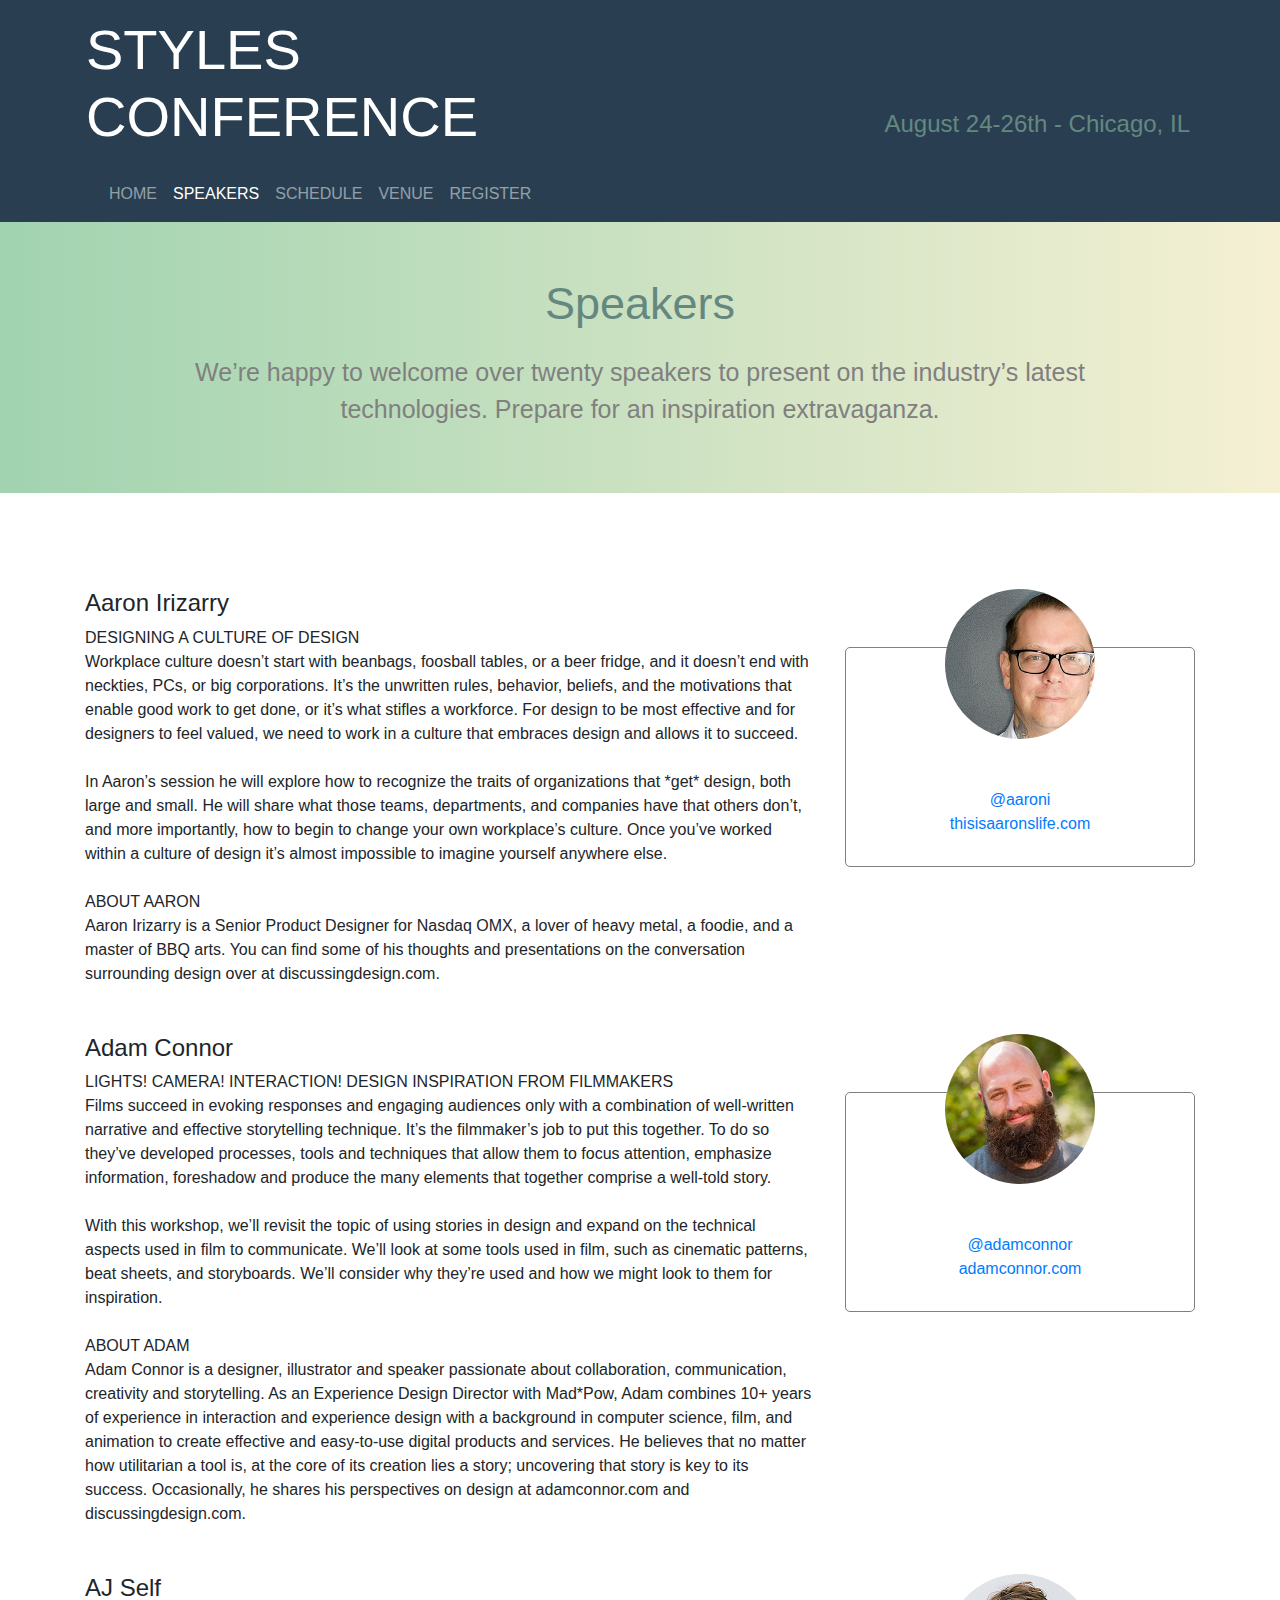
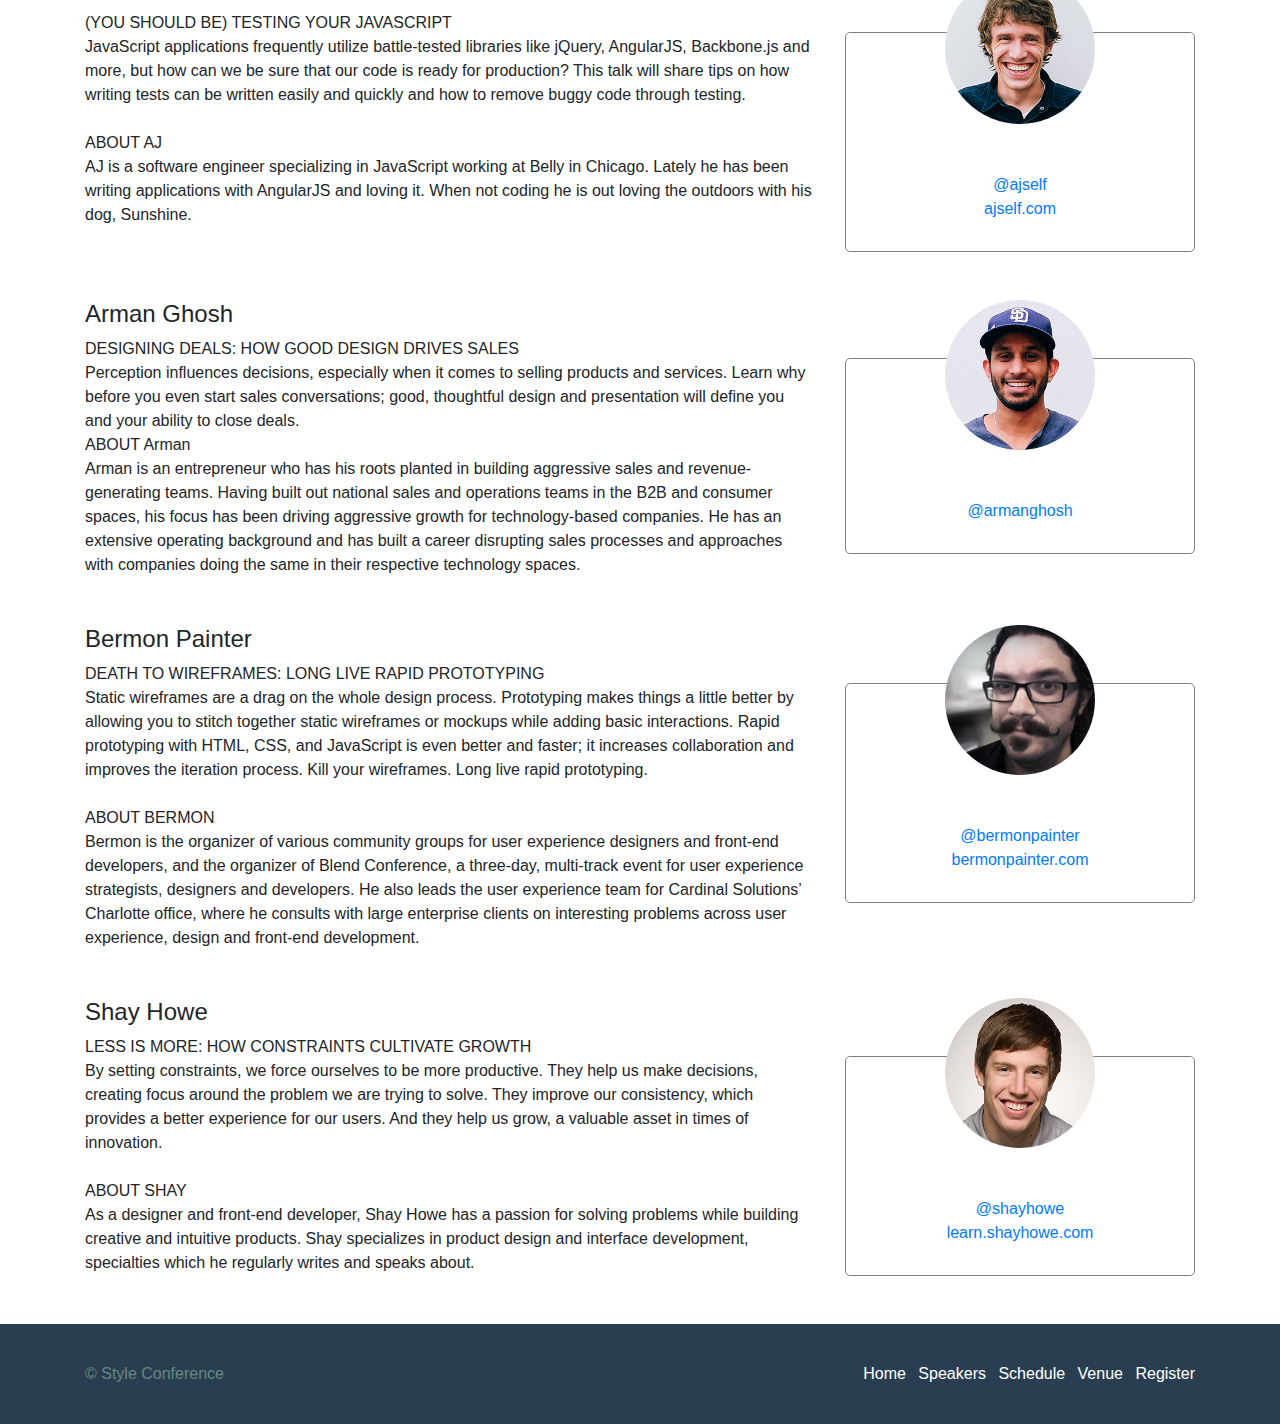
<file: 05-conference-page-rework/01-conference-page/speakers.html>
<!DOCTYPE html>
<html lang="en">
<head>
    <meta charset="UTF-8">
    <meta name="viewport" content="width=device-width, initial-scale=1.0">
    <title>Styles Conference</title>
    <link rel="stylesheet" href="https://maxcdn.bootstrapcdn.com/bootstrap/4.5.0/css/bootstrap.min.css">
    <script src="https://ajax.googleapis.com/ajax/libs/jquery/3.5.1/jquery.min.js"></script>
    <script src="https://cdnjs.cloudflare.com/ajax/libs/popper.js/1.16.0/umd/popper.min.js"></script>
    <script src="https://maxcdn.bootstrapcdn.com/bootstrap/4.5.0/js/bootstrap.min.js"></script>
</head>
<body>
    <div class="container-fluid" style="background-color: #293F51;">
        <div class="container p-3">
            <div class="row">
                <div class= "col-md-4 display-4" style="color: white;">STYLES CONFERENCE</div>
                <div class="col-lg-8 col-md-12 d-flex flex-column justify-content-end align-items-end">
                    <div class="h4 p-1 d-none d-sm-block" style="color: #648880;">August 24-26th - Chicago, IL</div>
                </div>   
            </div>
        </div>
    </div>
    
    <div class="container-fluid sticky-top" style="background-color: #293F51;">
        <div class="container">
            <nav class="navbar navbar-expand-sm navbar-dark">
                <h4 class="d-sm-none d-block" style="color: #648880;">August 24-26th - Chicago, IL</h4>
                 <button class="navbar-toggler " type="button" data-toggle="collapse" data-target="#collapsibleNavbar">
                     <span class="navbar-toggler-icon"></span>
                 </button>
                 <div class="collapse navbar-collapse" id="collapsibleNavbar">
                     <ul class="navbar-nav">
                         <li class="nav-item ">
                             <a href="index.html" class="nav-link">HOME</a>
                         </li>
                         <li class="navbar-nav active">
                             <a href="speakers.html" class="nav-link">SPEAKERS</a>
                         </li>
                         <li class="navbar-nav">
                             <a href="schedule.html" class="nav-link">SCHEDULE</a>
                        </li>
                        <li class="navbar-nav">
                             <a href="venue.html" class="nav-link">VENUE</a>
                        </li>
                        <li class="navbar-nav">
                             <a href="register.html" class="nav-link">REGISTER</a>
                        </li>
                     </ul>
                 </div>
            </nav>
        </div>
    </div>

    <div class="container-fluid" style="background-image: linear-gradient(to right, #A1D3B0, #F5F0D3); min-height: 200px;">
        <div class="container p-5 d-flex flex-column align-items-center text-center">
            <p style="color: #648880; font-size: 45px">Speakers</p>
            <p style="color: grey; font-size: 25px;">We’re happy to welcome over twenty speakers to present on the industry’s latest technologies.
                Prepare for an inspiration extravaganza.</p>
        </div>
    </div>

    <div class="container mt-5 mb-5">
        <div class="row d-flex pt-5">
            <div class="col-md-4 col-sm-12 order-md-1 d-flex flex-column">
                <img class ="align-self-center" src="images/aaron-irizarry.jpg" alt="aaron" style="height: 150px; width: 150px; border-radius: 50%; z-index: 1;">
                <br><br>
                <div class="text-center order-md-0" style="border: 1px solid grey; border-radius:5px; padding-top: 140px; margin-top: -140px; padding-bottom: 30px;">
                    <a href="#">@aaroni</a> <br>
                    <a href="#">thisisaaronslife.com</a>
                </div>
                
            </div>
            <div class="col-md-8 col-sm-12">
                <div class="h4">Aaron Irizarry</div>
                <div>DESIGNING A CULTURE OF DESIGN</div>
                <div>Workplace culture doesn’t start with beanbags, foosball tables, or a beer fridge, and it doesn’t end with neckties, PCs, or big corporations. It’s the unwritten rules, behavior, beliefs, and the motivations that enable good work to get done, or it’s what stifles a workforce. For design to be most effective and for designers to feel valued, we need to work in a culture that embraces design and allows it to succeed.
                    <br><br>
                    In Aaron’s session he will explore how to recognize the traits of organizations that *get* design, both large and small. He will share what those teams, departments, and companies have that others don’t, and more importantly, how to begin to change your own workplace’s culture. Once you’ve worked within a culture of design it’s almost impossible to imagine yourself anywhere else.
                </div>
                <br>
                <div>ABOUT AARON</div>
                <div>
                    Aaron Irizarry is a Senior Product Designer for Nasdaq OMX, a lover of heavy metal, a foodie, and a master of BBQ arts. You can find some of his thoughts and presentations on the conversation surrounding design over at discussingdesign.com.
                </div>
            </div>
        </div>

        <div class="row d-flex pt-5">
            <div class="col-md-4 col-sm-12 order-md-1 d-flex flex-column">
                <img class ="align-self-center" src="images/adam-connor.jpg" alt="adam" style="height: 150px; width: 150px; border-radius: 50%; z-index: 1;">
                <br><br>
                <div class="text-center order-md-0" style="border: 1px solid grey; border-radius:5px; padding-top: 140px; margin-top: -140px; padding-bottom: 30px;">
                    <a href="#">@adamconnor</a> <br>
                    <a href="#">adamconnor.com</a>
                </div>
                
            </div>
            <div class="col-md-8 col-sm-12">
                <div class="h4">Adam Connor</div>
                <div>LIGHTS! CAMERA! INTERACTION! DESIGN INSPIRATION FROM FILMMAKERS</div>
                <div>Films succeed in evoking responses and engaging audiences only with a combination of well-written narrative and effective storytelling technique. It’s the filmmaker’s job to put this together. To do so they’ve developed processes, tools and techniques that allow them to focus attention, emphasize information, foreshadow and produce the many elements that together comprise a well-told story.<br><br>
                    With this workshop, we’ll revisit the topic of using stories in design and expand on the technical aspects used in film to communicate. We’ll look at some tools used in film, such as cinematic patterns, beat sheets, and storyboards. We’ll consider why they’re used and how we might look to them for inspiration.</div>
                <br>
                <div>ABOUT ADAM</div>
                <div>
                    Adam Connor is a designer, illustrator and speaker passionate about collaboration, communication, creativity and storytelling. As an Experience Design Director with Mad*Pow, Adam combines 10+ years of experience in interaction and experience design with a background in computer science, film, and animation to create effective and easy-to-use digital products and services. He believes that no matter how utilitarian a tool is, at the core of its creation lies a story; uncovering that story is key to its success. Occasionally, he shares his perspectives on design at adamconnor.com and discussingdesign.com.
                </div>
            </div>
        </div>

        <div class="row d-flex pt-5">
            <div class="col-md-4 col-sm-12 order-md-1 d-flex flex-column">
                <img class ="align-self-center" src="images/aj-self.jpg" alt="aj" style="height: 150px; width: 150px; border-radius: 50%; z-index: 1;">
                <br><br>
                <div class="text-center order-md-0" style="border: 1px solid grey; border-radius:5px; padding-top: 140px; margin-top: -140px; padding-bottom: 30px;">
                    <a href="#">@ajself</a> <br>
                    <a href="#">ajself.com</a>
                </div>
                
            </div>
            <div class="col-md-8 col-sm-12">
                <div class="h4">AJ Self</div>
                <div>(YOU SHOULD BE) TESTING YOUR JAVASCRIPT
                </div>
                <div>JavaScript applications frequently utilize battle-tested libraries like jQuery, AngularJS, Backbone.js and more, but how can we be sure that our code is ready for production? This talk will share tips on how writing tests can be written easily and quickly and how to remove buggy code through testing.</div>
                <br>
                <div>ABOUT AJ</div>
                <div>
                    AJ is a software engineer specializing in JavaScript working at Belly in Chicago. Lately he has been writing applications with AngularJS and loving it. When not coding he is out loving the outdoors with his dog, Sunshine.</div>
            </div>
        </div>

        <div class="row d-flex pt-5">
            <div class="col-md-4 col-sm-12 order-md-1 d-flex flex-column">
                <img class ="align-self-center" src="images/arman-ghosh.jpg" alt="arman" style="height: 150px; width: 150px; border-radius: 50%; z-index: 1;">
                <br><br>
                <div class="text-center order-md-0" style="border: 1px solid grey; border-radius:5px; padding-top: 140px; margin-top: -140px; padding-bottom: 30px;">
                    <a href="#">@armanghosh</a> <br>
                </div>
                
            </div>
            <div class="col-md-8 col-sm-12">
                <div class="h4">Arman Ghosh</div>
                <div>DESIGNING DEALS: HOW GOOD DESIGN DRIVES SALES</div>
                <div>Perception influences decisions, especially when it comes to selling products and services. Learn why before you even start sales conversations; good, thoughtful design and presentation will define you and your ability to close deals.
                </div>
                <div>ABOUT Arman</div>
                <div>
                    Arman is an entrepreneur who has his roots planted in building aggressive sales and revenue-generating teams. Having built out national sales and operations teams in the B2B and consumer spaces, his focus has been driving aggressive growth for technology-based companies. He has an extensive operating background and has built a career disrupting sales processes and approaches with companies doing the same in their respective technology spaces.                </div>
            </div>
        </div>

        <div class="row d-flex pt-5">
            <div class="col-md-4 col-sm-12 order-md-1 d-flex flex-column">
                <img class ="align-self-center" src="images/bermon-painter.jpg" alt="bermon" style="height: 150px; width: 150px; border-radius: 50%; z-index: 1;">
                <br><br>
                <div class="text-center order-md-0" style="border: 1px solid grey; border-radius:5px; padding-top: 140px; margin-top: -140px; padding-bottom: 30px;">
                    <a href="#">@bermonpainter</a> <br>
                    <a href="#">bermonpainter.com</a>
                </div>
                
            </div>
            <div class="col-md-8 col-sm-12">
                <div class="h4">Bermon Painter</div>
                <div>DEATH TO WIREFRAMES: LONG LIVE RAPID PROTOTYPING</div>
                <div>Static wireframes are a drag on the whole design process. Prototyping makes things a little better by allowing you to stitch together static wireframes or mockups while adding basic interactions. Rapid prototyping with HTML, CSS, and JavaScript is even better and faster; it increases collaboration and improves the iteration process. Kill your wireframes. Long live rapid prototyping.</div>
                <br>
                <div>ABOUT BERMON</div>
                <div>
                    Bermon is the organizer of various community groups for user experience designers and front-end developers, and the organizer of Blend Conference, a three-day, multi-track event for user experience strategists, designers and developers. He also leads the user experience team for Cardinal Solutions’ Charlotte office, where he consults with large enterprise clients on interesting problems across user experience, design and front-end development.                </div>
            </div>
        </div>

        <div class="row d-flex pt-5">
            <div class="col-md-4 col-sm-12 order-md-1 d-flex flex-column">
                <img class ="align-self-center" src="images/shay-howe.jpg" alt="shay" style="height: 150px; width: 150px; border-radius: 50%; z-index: 1;">
                <br><br>
                <div class="text-center order-md-0" style="border: 1px solid grey; border-radius:5px; padding-top: 140px; margin-top: -140px; padding-bottom: 30px;">
                    <a href="#">@shayhowe</a> <br>
                    <a href="#">learn.shayhowe.com</a>
                </div>
                
            </div>
            <div class="col-md-8 col-sm-12">
                <div class="h4">Shay Howe</div>
                <div>LESS IS MORE: HOW CONSTRAINTS CULTIVATE GROWTH</div>
                <div>By setting constraints, we force ourselves to be more productive. They help us make decisions, creating focus around the problem we are trying to solve. They improve our consistency, which provides a better experience for our users. And they help us grow, a valuable asset in times of innovation.</div>
                <br>
                <div>ABOUT SHAY</div>
                <div>
                    As a designer and front-end developer, Shay Howe has a passion for solving problems while building creative and intuitive products. Shay specializes in product design and interface development, specialties which he regularly writes and speaks about.                </div>
            </div>
        </div>
    </div>

    <footer class="container-fluid  d-flex align-items-center" style="background-color: #293F51; height: 100px;">
        <div class="container d-flex justify-content-between pt-3">
            <p style="color: #648880;">&#169 Style Conference</p>
            <ul class="list-inline d-none d-sm-block">
                <a class="list-inline-item"  style="color: white;" href="index.html">Home</a>
                <a class="list-inline-item"  style="color: white;" href="speakers.html">Speakers</a>
                <a class="list-inline-item"  style="color: white;" href="schedule.html">Schedule</a>
                <a class="list-inline-item"  style="color: white;" href="venue.html">Venue</a>
                <a class="list-inline-item"  style="color: white;" href="register.html">Register</a>
                
            </ul>
        </div>
        
    </footer>
    
    
</body>
</html>
</file>
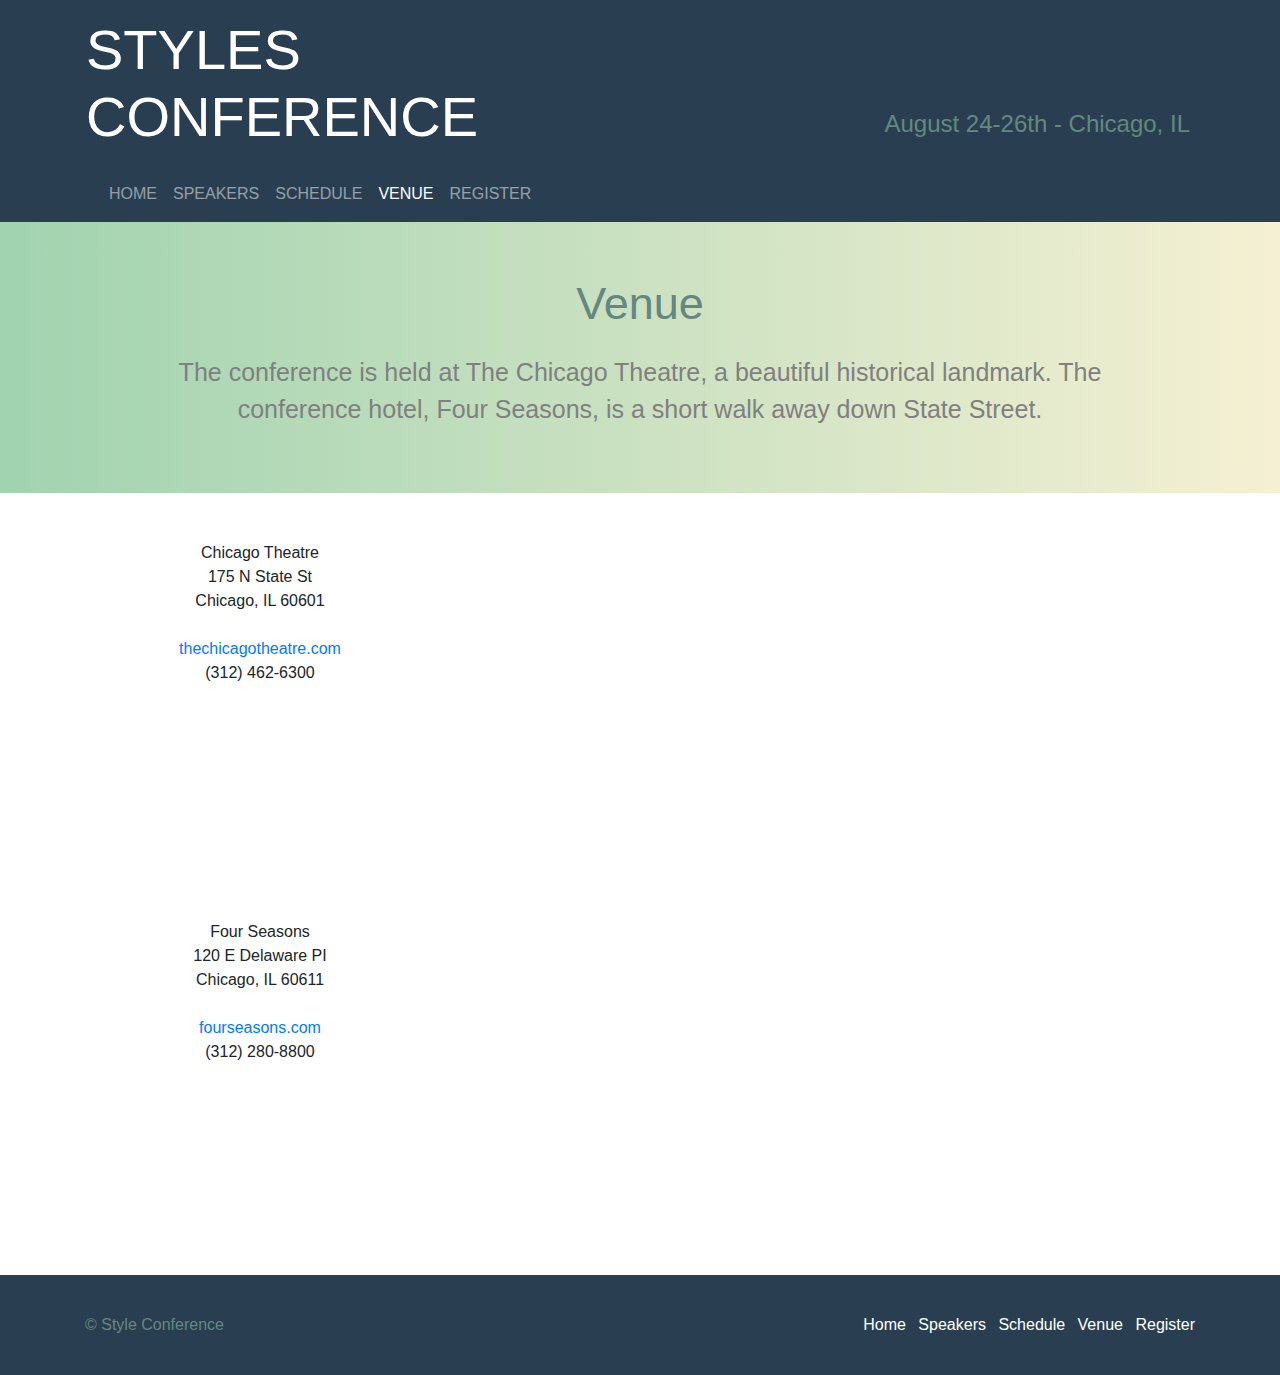
<file: 05-conference-page-rework/01-conference-page/venue.html>
<!DOCTYPE html>
<html lang="en">
<head>
    <meta charset="UTF-8">
    <meta name="viewport" content="width=device-width, initial-scale=1.0">
    <title>Styles Conference</title>
    <link rel="stylesheet" href="https://maxcdn.bootstrapcdn.com/bootstrap/4.5.0/css/bootstrap.min.css">
    <script src="https://ajax.googleapis.com/ajax/libs/jquery/3.5.1/jquery.min.js"></script>
    <script src="https://cdnjs.cloudflare.com/ajax/libs/popper.js/1.16.0/umd/popper.min.js"></script>
    <script src="https://maxcdn.bootstrapcdn.com/bootstrap/4.5.0/js/bootstrap.min.js"></script>
</head>
<body>
    <div class="container-fluid" style="background-color: #293F51;">
        <div class="container p-3">
            <div class="row">
                <div class= "col-md-4 display-4" style="color: white;">STYLES CONFERENCE</div>
                <div class="col-lg-8 col-md-12 d-flex flex-column justify-content-end align-items-end">
                    <div class="h4 p-1 d-none d-sm-block" style="color: #648880;">August 24-26th - Chicago, IL</div>
                </div>   
            </div>
        </div>
    </div>
    
    <div class="container-fluid sticky-top" style="background-color: #293F51;">
        <div class="container">
            <nav class="navbar navbar-expand-sm navbar-dark">
                <h4 class="d-sm-none d-block" style="color: #648880;">August 24-26th - Chicago, IL</h4>
                 <button class="navbar-toggler " type="button" data-toggle="collapse" data-target="#collapsibleNavbar">
                     <span class="navbar-toggler-icon"></span>
                 </button>
                 <div class="collapse navbar-collapse" id="collapsibleNavbar">
                     <ul class="navbar-nav">
                         <li class="nav-item ">
                             <a href="index.html" class="nav-link">HOME</a>
                         </li>
                         <li class="navbar-nav">
                             <a href="speakers.html" class="nav-link">SPEAKERS</a>
                         </li>
                         <li class="navbar-nav">
                             <a href="schedule.html" class="nav-link">SCHEDULE</a>
                        </li>
                        <li class="navbar-nav active">
                             <a href="venue.html" class="nav-link">VENUE</a>
                        </li>
                        <li class="navbar-nav">
                             <a href="register.html" class="nav-link">REGISTER</a>
                        </li>
                     </ul>
                 </div>
            </nav>
        </div>
    </div>

    <div class="container-fluid" style="background-image: linear-gradient(to right, #A1D3B0, #F5F0D3); min-height: 200px;">
        <div class="container p-5 d-flex flex-column align-items-center text-center">
            <p style="color: #648880; font-size: 45px">Venue</p>
            <p style="color: grey; font-size: 25px;">The conference is held at The Chicago Theatre, a beautiful historical landmark. The conference hotel, Four Seasons, is a short walk away down State Street.</p>
        </div>
    </div>

    <div class="container mt-5 mb-5">
        <div class="row">
            <div class="col-12 col-sm-4 text-center">
                <div class="row">
                    <div class="col-6 col-sm-12">
                        <div class="address-name">Chicago Theatre</div>
                        <div class="address-detail">175 N State St <br> Chicago, IL 60601</div>
                        <br>
                    </div>
                    
                    <div class="col-6 col-sm-12">
                        <div class="website">
                            <a href="#">thechicagotheatre.com</a>
                        </div>
                        <div class="phone-number">
                            (312) 462-6300
                        </div>
                    </div>
                    
                </div>        
            </div>
            <div class="col-12 col-sm-8">
                <div class="google-map">
                    <a href="https://www.google.com/maps/place/New+Eastside,+Chicago,+IL/@41.885406,-87.627081,15z/data=!4m5!3m4!1s0x880e2b57c07d7a8d:0x66812ce3ab27efae!8m2!3d41.8862397!4d-87.6174208?hl=en" target="_blank">
                    <div>
                        <iframe src="https://www.google.com/maps/embed?pb=!1m14!1m8!1m3!1d11881.385753453444!2d-87.627081!3d41.885406!3m2!1i1024!2i768!4f13.1!3m3!1m2!1s0x880e2b57c07d7a8d%3A0x66812ce3ab27efae!2sNew%20Eastside%2C%20Chicago%2C%20IL!5e0!3m2!1sen!2sus!4v1593638620175!5m2!1sen!2sus" width="100%" height="300" frameborder="0" style="border:0;" allowfullscreen="" aria-hidden="false" tabindex="0"></iframe>
                    </div>
                    </a>
                </div>
            </div>
        </div>
<br><br><br>
        <div class="row">
            <div class="col-12 col-sm-4 text-center">
                <div class="row">
                    <div class="col-6 col-sm-12">
                        <div class="address-name">Four Seasons</div>
                        <div class="address-detail">120 E Delaware PI <br>Chicago, IL 60611</div>
                        <br>
                    </div>
                    <div class="col-6 col-sm-12">
                        <div class="website">
                            <a href="#">fourseasons.com</a>
                        </div>
                        <div class="phone-number">
                            (312) 280-8800
                        </div>
                    </div>
                    
                </div>
                        
            </div>
            <div class="col-12 col-sm-8">
                <div class="google-map">
                    <a href="https://www.google.com/maps/place/Four+Seasons+Hotel+Chicago/@41.899375,-87.625139,15z/data=!4m8!3m7!1s0x0:0x403a636ca96a613c!5m2!4m1!1i2!8m2!3d41.8993748!4d-87.6251395?hl=en" target="_blank">
                    <div>
                        <iframe src="https://www.google.com/maps/embed?pb=!1m14!1m8!1m3!1d11878.787634155688!2d-87.625139!3d41.899375!3m2!1i1024!2i768!4f13.1!3m3!1m2!1s0x0%3A0x403a636ca96a613c!2sFour%20Seasons%20Hotel%20Chicago!5e0!3m2!1sen!2sus!4v1593638937644!5m2!1sen!2sus" width="100%" height="300" frameborder="0" style="border:0;" allowfullscreen="" aria-hidden="false" tabindex="0"></iframe>			</div>
                    </a>
                </div>
            </div>
        </div>
    </div>

    <footer class="container-fluid  d-flex align-items-center" style="background-color: #293F51; height: 100px;">
        <div class="container d-flex justify-content-between pt-3">
            <p style="color: #648880;">&#169 Style Conference</p>
            <ul class="list-inline d-none d-sm-block">
                <a class="list-inline-item"  style="color: white;" href="index.html">Home</a>
                <a class="list-inline-item"  style="color: white;" href="speakers.html">Speakers</a>
                <a class="list-inline-item"  style="color: white;" href="schedule.html">Schedule</a>
                <a class="list-inline-item"  style="color: white;" href="venue.html">Venue</a>
                <a class="list-inline-item"  style="color: white;" href="register.html">Register</a>
                
            </ul>
        </div>
        
    </footer>
    
    
</body>
</html>
</file>
<file: 01-tribute-page/css/styles.css>
* {
	box-sizing: border-box;
	padding: 0px;
	margin: 0px;	
}

html, body {
	font-size: 14px;
	font-family: sans-serif;
}

body {
	margin-left: auto;
	margin-right: auto;
}

#header-pic	{
	height: 550px;
	
	margin-left: auto;
	margin-right: auto;
	background-image: url(../images/steve_jobs_header.jpg);
	background-size: cover;
	background-position: center;

}

#header-quote {
	font-family: fantasy;
	height: 75px;
	padding-top: 12px;
	padding-bottom: 12px;
	font-size: 180%;
	text-align: center;
}

#space {
	margin-top: 100px;
}

#left {
	width: 70%;
	float: left;
	padding-right: 10px;
}

#right {
	width: 30%;
	float: right;
	padding-left: 10px;
	text-align: center;
	margin-bottom: 30px;
}

#left-header, #block {
	font-size: 300%;
	text-align: center;
	line-height: 100px;
	
}

#left-header {
	font-family: times;
	font-weight: bold;
	opacity: 40%;
}
#right-header {
	font-weight: bold;
	font-family: times;
}
table {
	border-collapse: collapse;
}

#date {
	width: 20%;
	float: left;
	padding-left: 5px;
	padding-right: 10px;
	padding-top: 5px;
}

#event {
	width: 80%;
	float: right;
	padding:5px;
	background-color: #f2f2f2;

}

#timeline tr {
	line-height: 25px;
	border-bottom: 2px solid grey;
}


#right-header {
	font-size: 150%;
	text-align: center;
	margin-bottom: 20px;
}

#right-picture, #right-caption{
	text-align: center;
}

#brief {
	margin-top: 10px;
	margin-right: auto;
	margin-left: auto;
	font-size: 90%;
}

#brief tr {

}

#detail {
	border-bottom: 1px solid grey;
	
}
#topic, #detail {
	text-align: center;
	padding-top: 5px;
	padding-bottom: 5px;
	line-height: 15px;
}

#topic {
	padding-right: 5px;
}

#bottom {
	margin-top: 10%;
	margin-bottom: 5%;
	float: left;
	width: 100%;
	text-align: center;
	color: #a6a6a6;
	line-height: 
	height: 300px;
	background-image: url(../images/steve_jobs_half.jpg);
	background-size: cover;
	background-position: center, center;
	
}

#quote2 {
	font-size: 300%;
	font-family: Futura;
	width: 80%;
	padding-top: 10px;
	margin-left: auto;
	margin-right: auto;
}

#last-text {
	font-size: 200%;
}


@media screen and (min-width: 1601px) {
	#container{
		width: 70%;
		margin-left: auto;
		margin-right: auto;
	}
}

@media screen and (min-width: 1201px) and (max-width: 1600px) {
	#container {
		width: 80%;
		margin-left: auto;
		margin-right: auto;
	}
}

@media screen and (min-width: 801px) and (max-width: 1200px) {
	#container {
		width: 90%;
		margin-left: auto;
		margin-right: auto;
	}
}

@media screen and (max-width: 800px) {
	#container {
		display: flex;
		flex-direction: column-reverse;
	}

	#left, #right {
		width: 90%;
		margin: 0 auto;
	}
	#quote2 {
		font-size: 150%;
	}
	#last-text {
		font-size: 150%;
	}

	#header-pic {
		height: 250px;
	}
	#header-quote {
		font-size: 150%;
	}

	#block {
		display: none;
	}
}
</file>
<file: 03-parallax-website/css/styles.css>
body, html {
	height: 100%;
	margin: 0px;
	padding: 0px;
}

* {
	box-sizing: border-box;
}

#top-image {
	background-attachment: fixed;
}

#top-image, #bot-image {
	background-image: url("../images/canada_national_flag-2560x1600.jpg");
	background-repeat: no-repeat;
	background-size: cover;
	background-position: center, center;
	height: 100vh;
	width: 100vw;
}


#sub-image1 {
	background-image: url("../images/city_toronto_canada_4k_hd-3840x2160.jpg");
}

#sub-image2 {
	background-image: url("../images/moraine_lake_canada_4k-3840x2160.jpg");
}

#sub-image3 {
	background-image: url("../images/vancouver_sunset_canada.jpg");
}

#sub-image4 {
	background-image: url("../images/banff_national_park_in_canada_4k-3840x2160.jpg");
}

#sub-image1, #sub-image2, #sub-image3, #sub-image4 {
	position: relative;
	background-position: center, center;
	background-repeat: no-repeat;
	background-size: cover;
	background-attachment: fixed;
	opacity: 0.75;
	height: 400px;
	width: 100%;
} 

#top-box, #bot-box{
	width: 100%;
	height: 100px;
	background-color: grey;
	position: relative;
	text-align: center;
	top: 45%;
	background-color: transparent;
}
#top-text, #bot-text {
	width: 360px;
	margin: 0 auto;
	background-color: grey;
	color: white;
	font-size: 80px;
}

#sub-text1, #sub-text2, #sub-text3, #sub-text4 {
	position:absolute;
	top:45%;
	width:100%;
	text-align:center;
	font-size: 50px;
	font-weight: bold;
}

#top-desc, #sub-desc1, #sub-desc2, #sub-desc3, #sub-desc4 {
	min-height:200px;
	width: 100%;
	margin: 0 auto;
	padding: 3% 10%;
	text-align: center;
	line-height: 50px;
	font-size: 100%;
	font-family: sans-serif;
}

#top-desc {
	background-color: #e6e6e6;
}

#sub-desc1, #sub-desc2, #sub-desc3, #sub-desc4 {
	background-color: #404040;
	color: white;
}

@media screen and (max-width: 361px) {
	#top-text, #bot-text {
		font-size: 30px;
		width: 50%;
	}
	#sub-text1, #sub-text2, #sub-text3, #sub-text4 {
		font-size: 30px;
	}
	#top-image, #sub-image1, #sub-image2, #sub-image3, #sub-image4 {
		background-attachment: scroll;
	} 
	#top-image, #bot-image {
		height: 200px;
		background-position: center;

	}
}
</file>
<file: 06-RWD-practice/style.css>
* {
    box-sizing: border-box;
}

.row {
    min-height: 78vh;
}

.row::after {
    content: "";
    clear: both;
    display: table;
}


[class*="col-"] {
    float: left;
    padding: 15px;
}

html {
    font-family: "Lucida Sans", sans-serif;
}

.header {
    background-color: #9933cc;
    color: #ffffff;
    padding: 15px;
}

.toggle-menu {
    padding: 10px;
    background-color: yellowgreen;
    text-align: center;
    position: sticky;
    position: -webkit-sticky;
    top: 0;
}

#toggle-menu:checked~ .navbar > ul > a {
    display: block;
}

.navbar {
    background-color: yellowgreen;
    position: sticky;
    position: -webkit-sticky;
    top: 30px;
}
.navbar > ul {
    list-style-type: none;
    margin: 0;
    padding: 0;
}
.navbar > ul > a {
    cursor: pointer;
    display: none;
    float: left;
    background-color: yellowgreen; 
    width: 100%;
    text-align: center;
    padding: 10px;
}

.navbar a:hover {
    background-color: seagreen;
}

.menu ul {
    list-style-type: none;
    margin: 0;
    padding: 0;
}

.menu li {
    color: #ffffff;
    background-color: #33b5e5;
    padding: 8px;
    margin-bottom: 7px;
    box-shadow: 0 1px 3px rgba(0, 0, 0, 0.12), 0 1px 2px rgba(0, 0, 0, 0.24);
}

.menu li:hover {
    background-color: #0099cc;
}

.aside {
    color: #ffffff;
    background-color: #33b5e5;
    padding: 15px;
    text-align: center;
    font-size: 14px;
    box-shadow: 0 1px 3px rgba(0, 0, 0, 0.12), 0 1px 2px rgba(0, 0, 0, 0.24);
}

.footer {
    background-color: #0099cc;
    bottom: 0;
    color: #ffffff;
    padding: 15px;
    font-size: 12px;
    text-align: center;
}

[class*= "col-"] {
    width: 100%;
}

@media only screen and (min-width: 600px) {
    .col-s-1 {width: 8.33%;}
    .col-s-2 {width: 16.66%;}
    .col-s-3 {width: 25%;}
    .col-s-4 {width: 33.33%;}
    .col-s-5 {width: 41.66%;}
    .col-s-6 {width: 50%;}
    .col-s-7 {width: 58.33%;}
    .col-s-8 {width: 66.66%;}
    .col-s-9 {width: 75%;}
    .col-s-10 {width: 83.33%;}
    .col-s-11 {width: 91.66%;}
    .col-s-12 {width: 100%;}

    .toggle-menu {
        display: none;
    }
    .navbar > ul >a {
        display: block;
        width: 20%;
    }
}

@media only screen and (min-width: 768px) {
    .col-1 {width: 8.33%;}
    .col-2 {width: 16.66%;}
    .col-3 {width: 25%;}
    .col-4 {width: 33.33%;}
    .col-5 {width: 41.66%;}
    .col-6 {width: 50%;}
    .col-7 {width: 58.33%;}
    .col-8 {width: 66.66%;}
    .col-9 {width: 75%;}
    .col-10 {width: 83.33%;}
    .col-11 {width: 91.66%;}
    .col-12 {width: 100%;}
}
</file>
